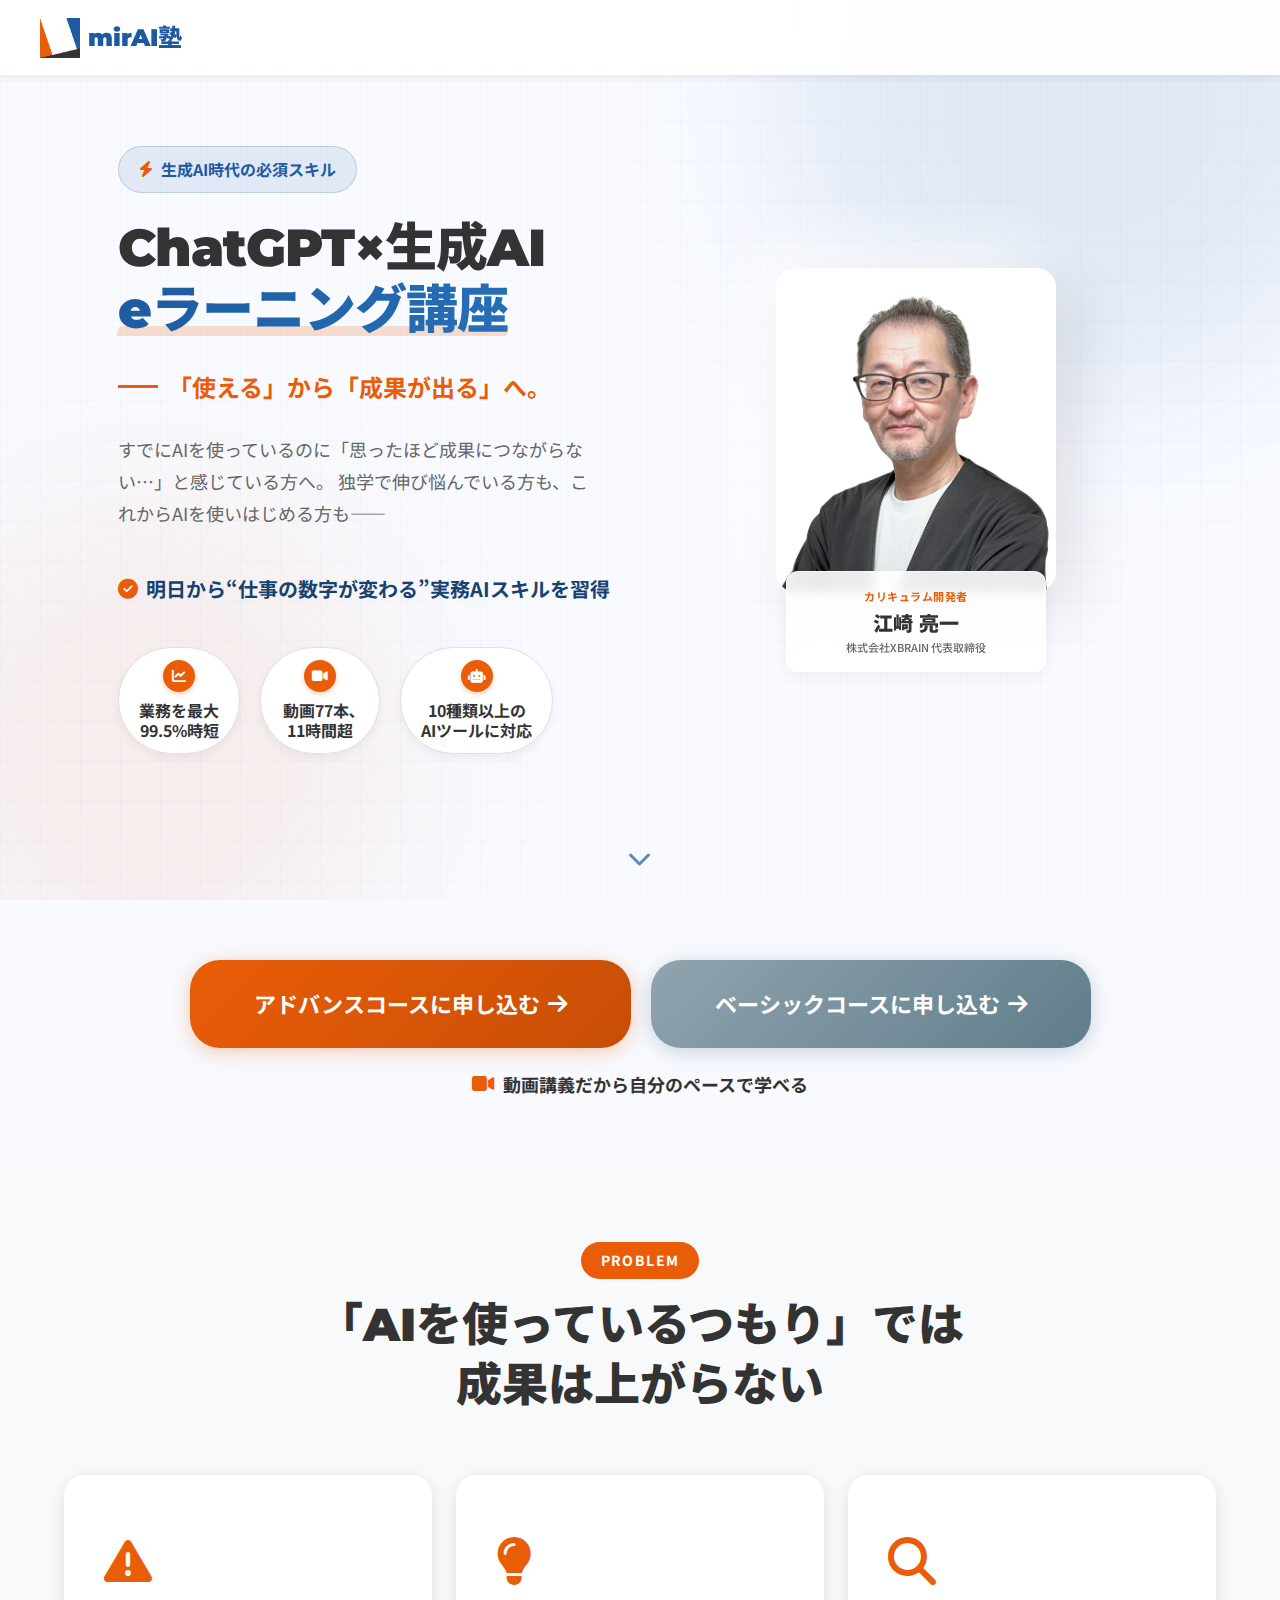
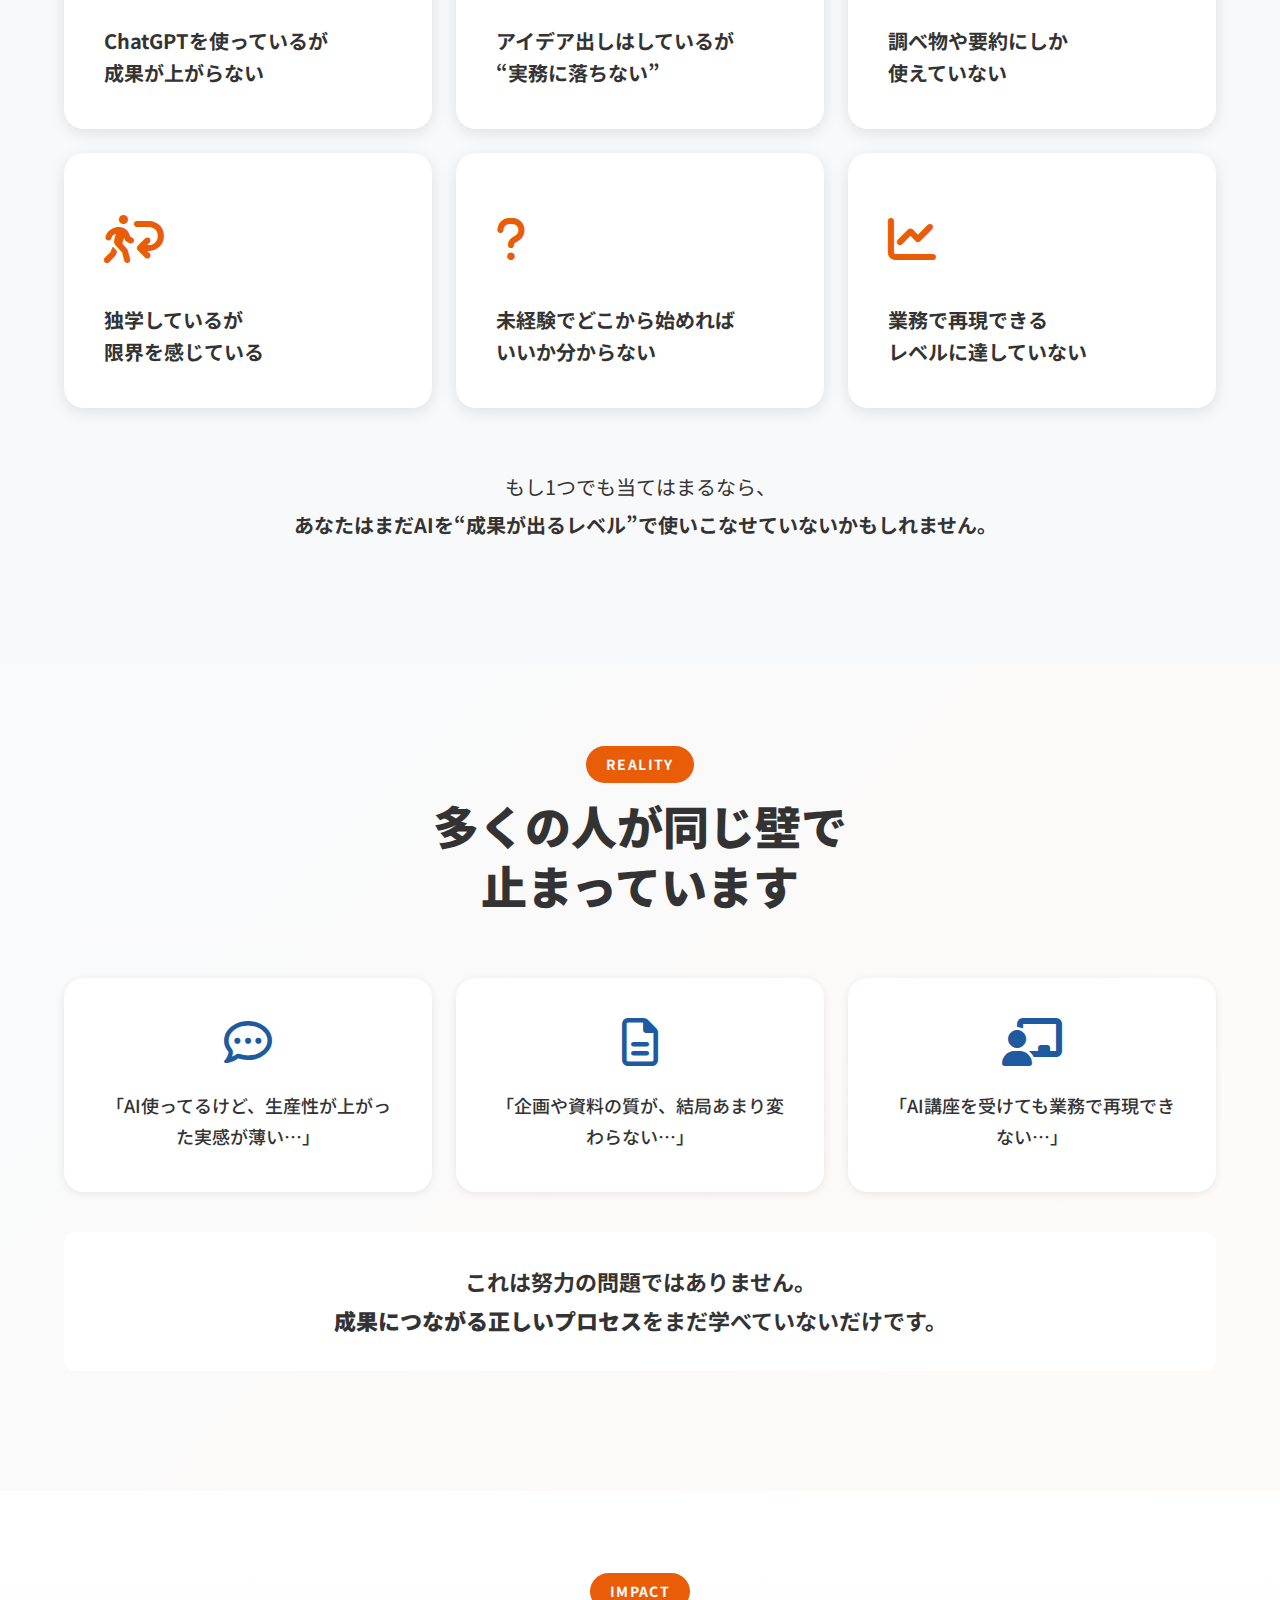
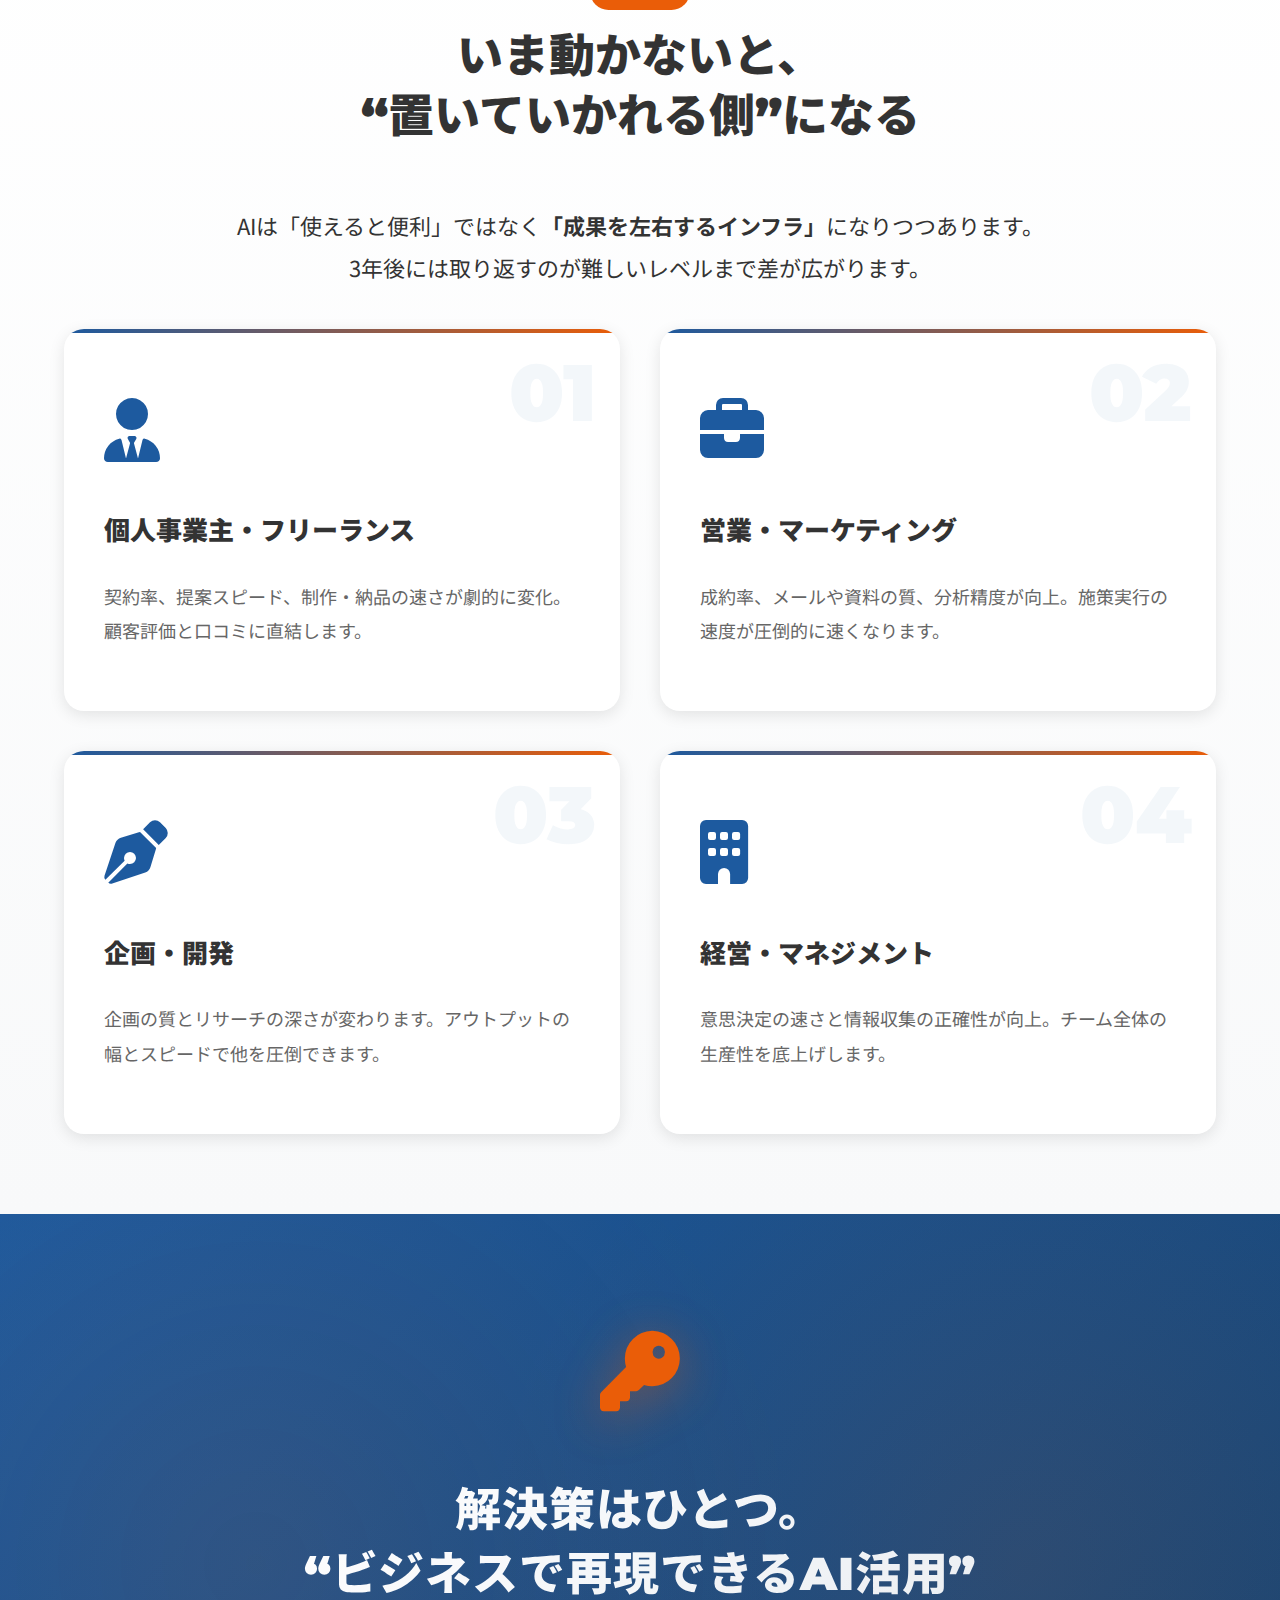
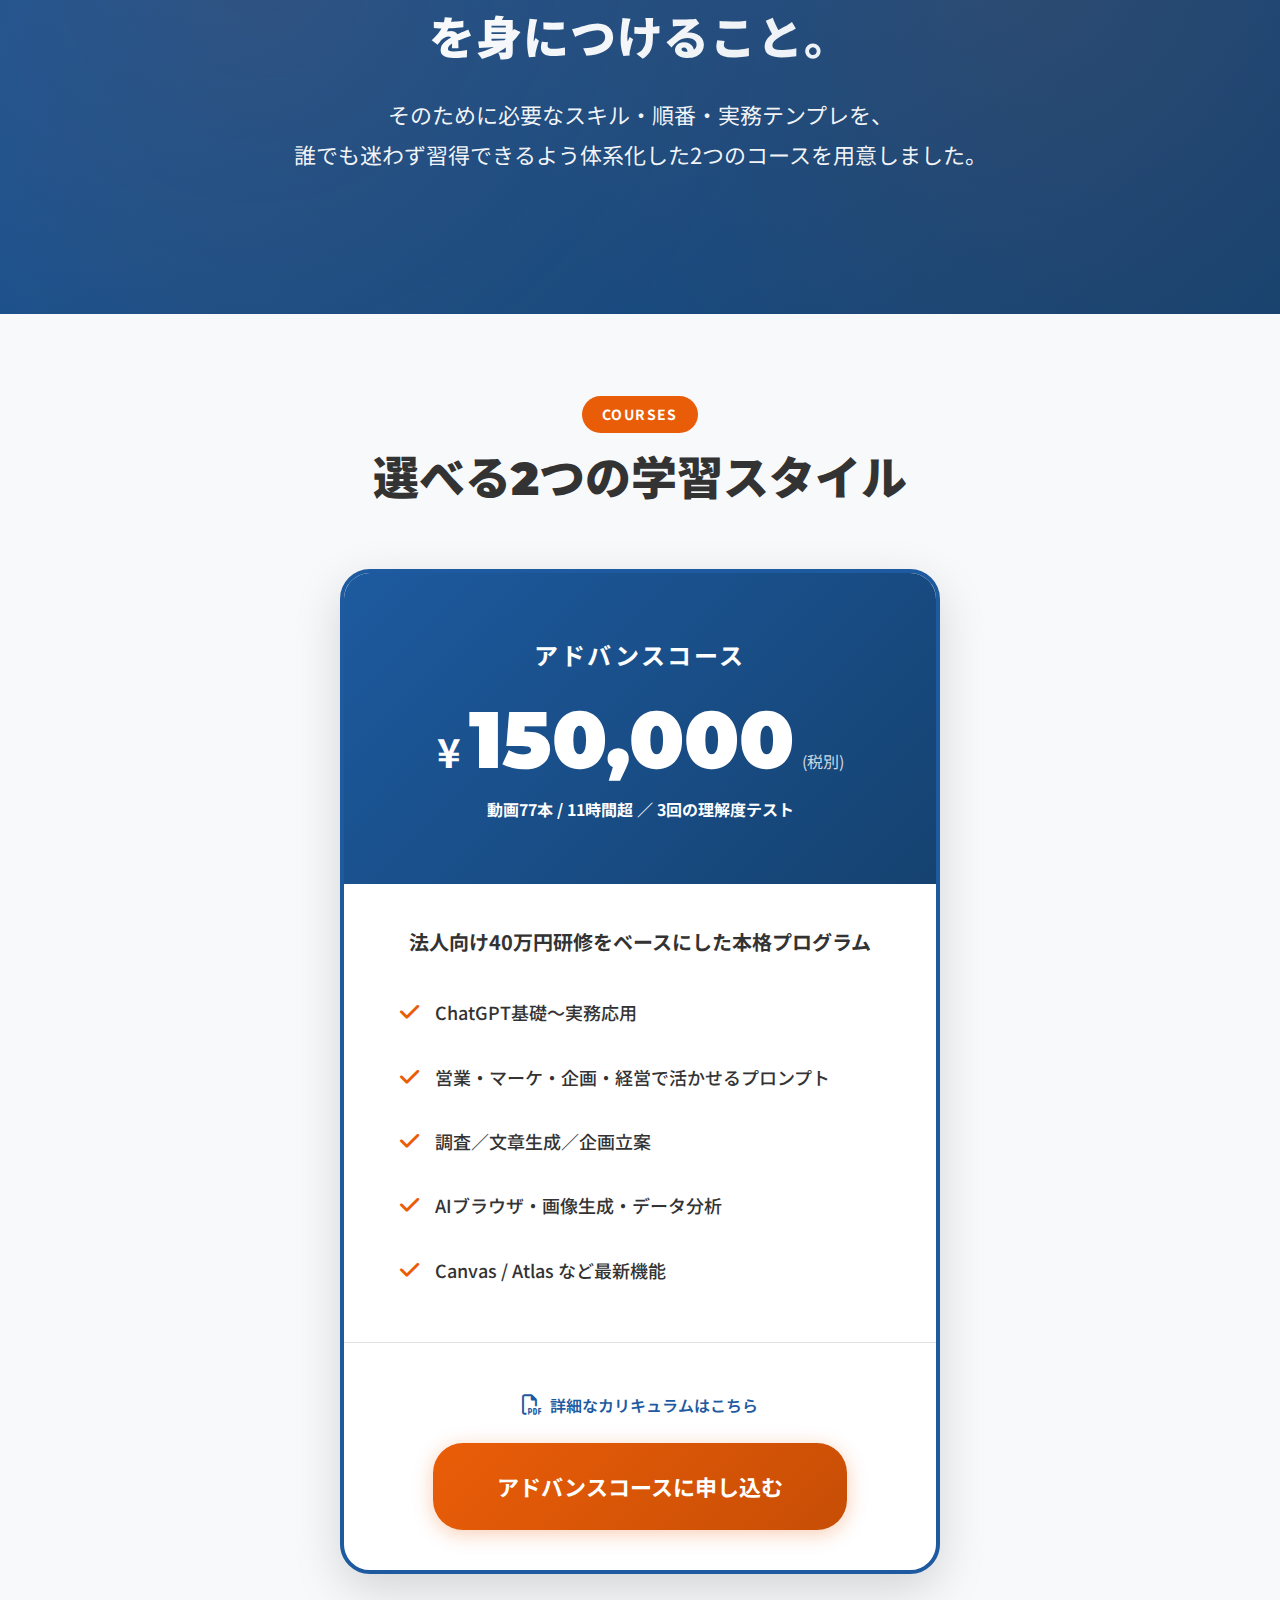
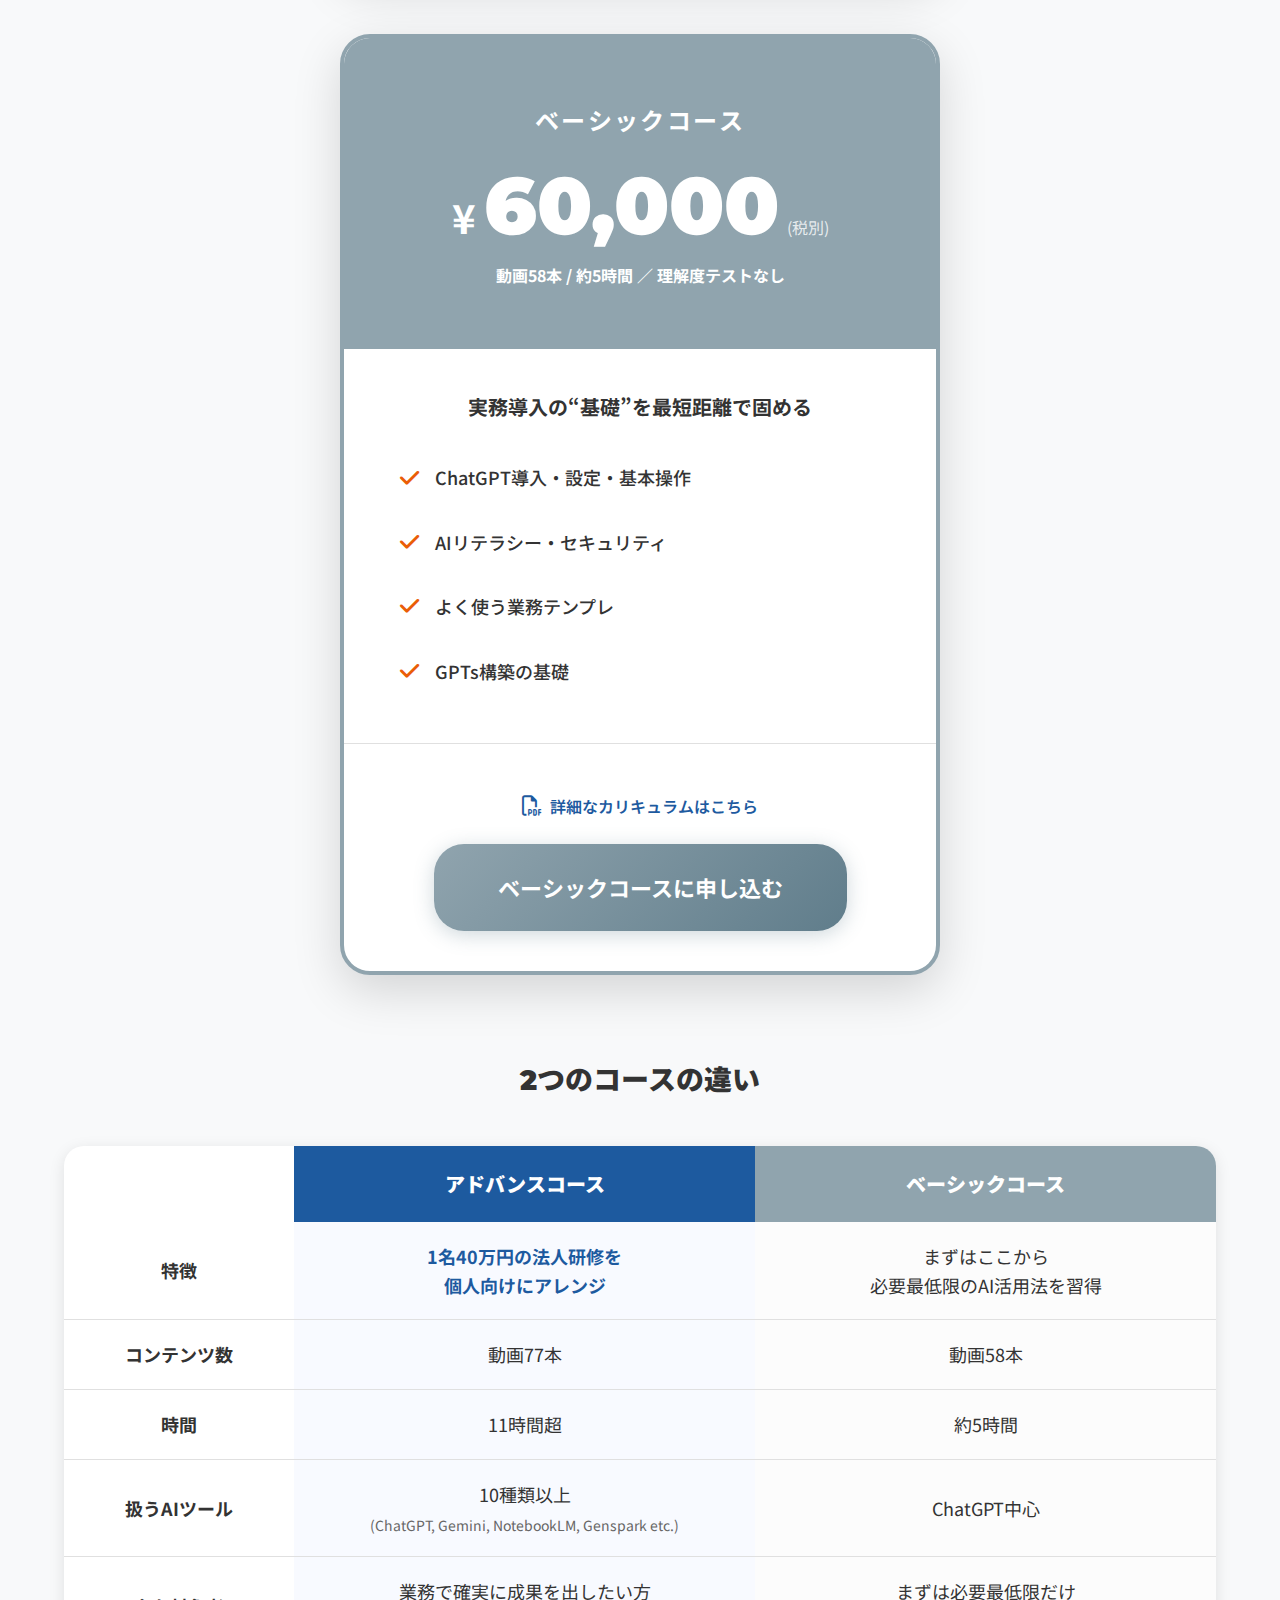
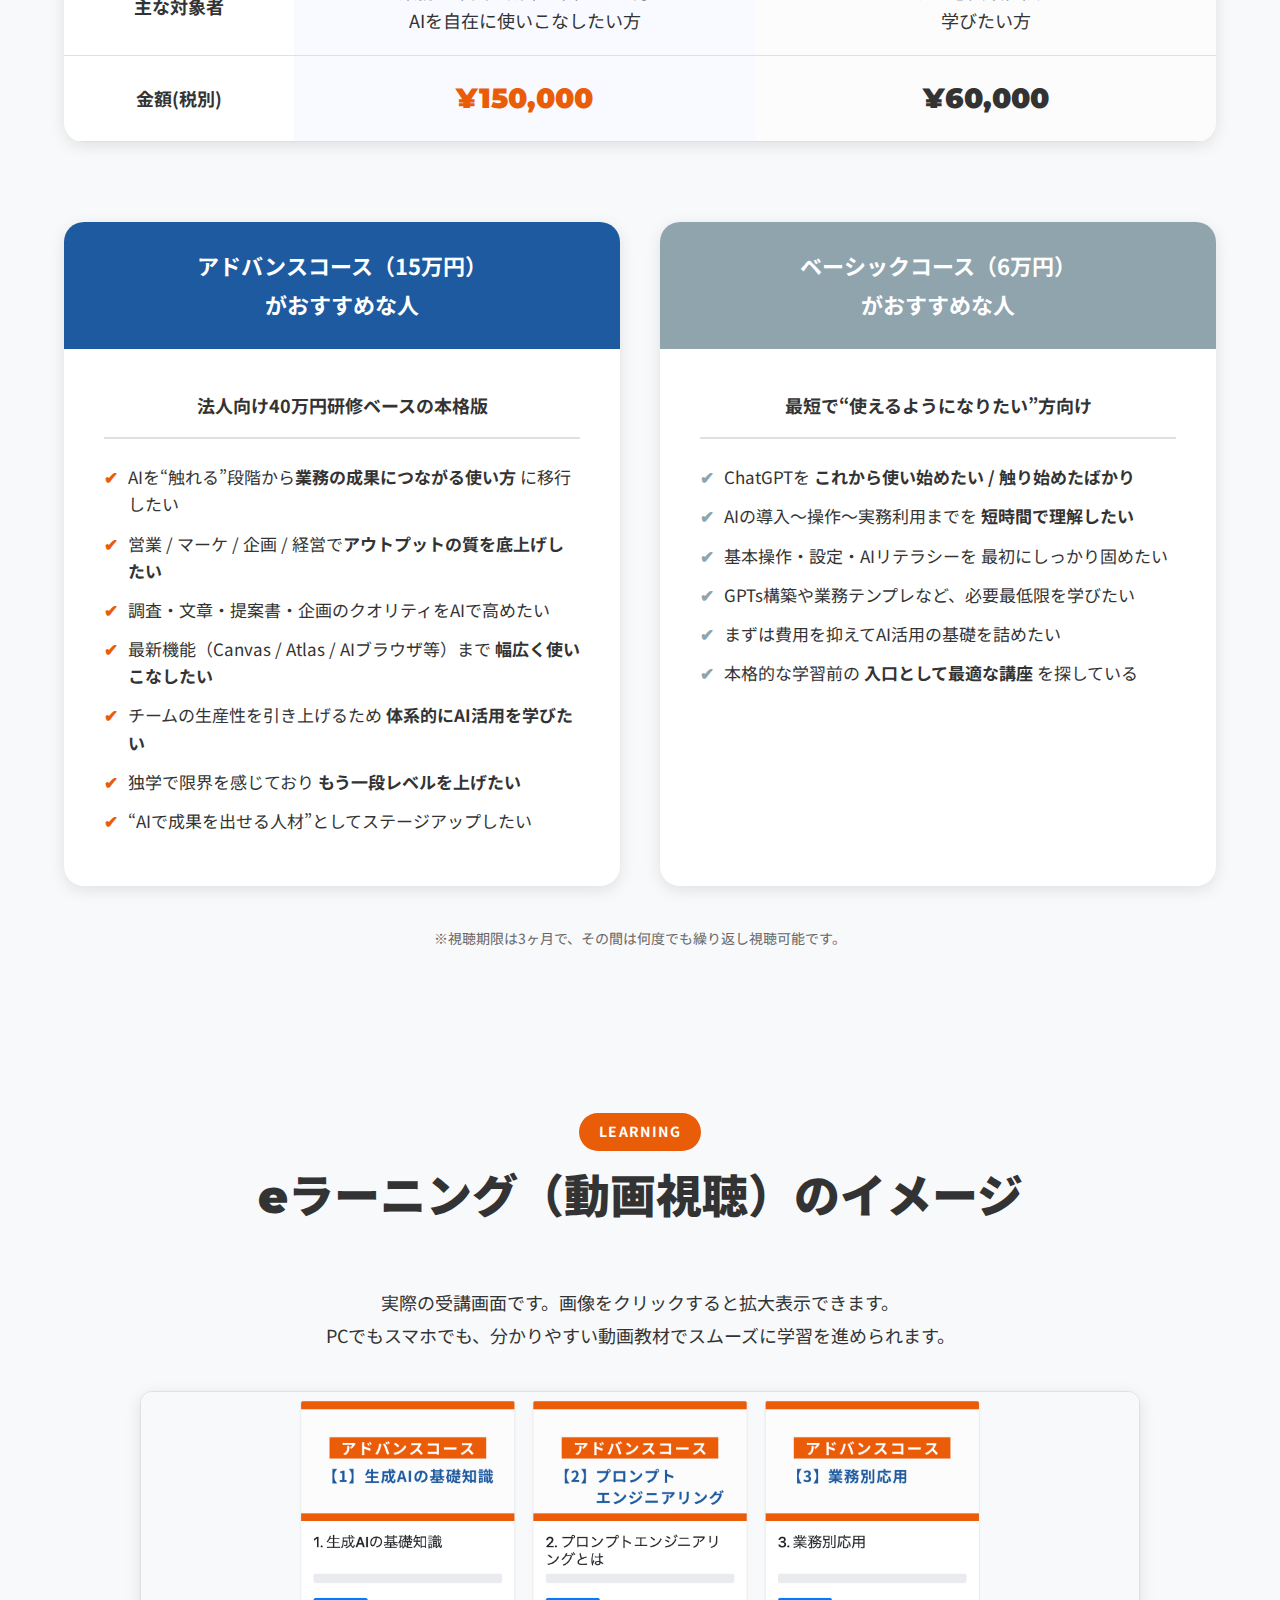
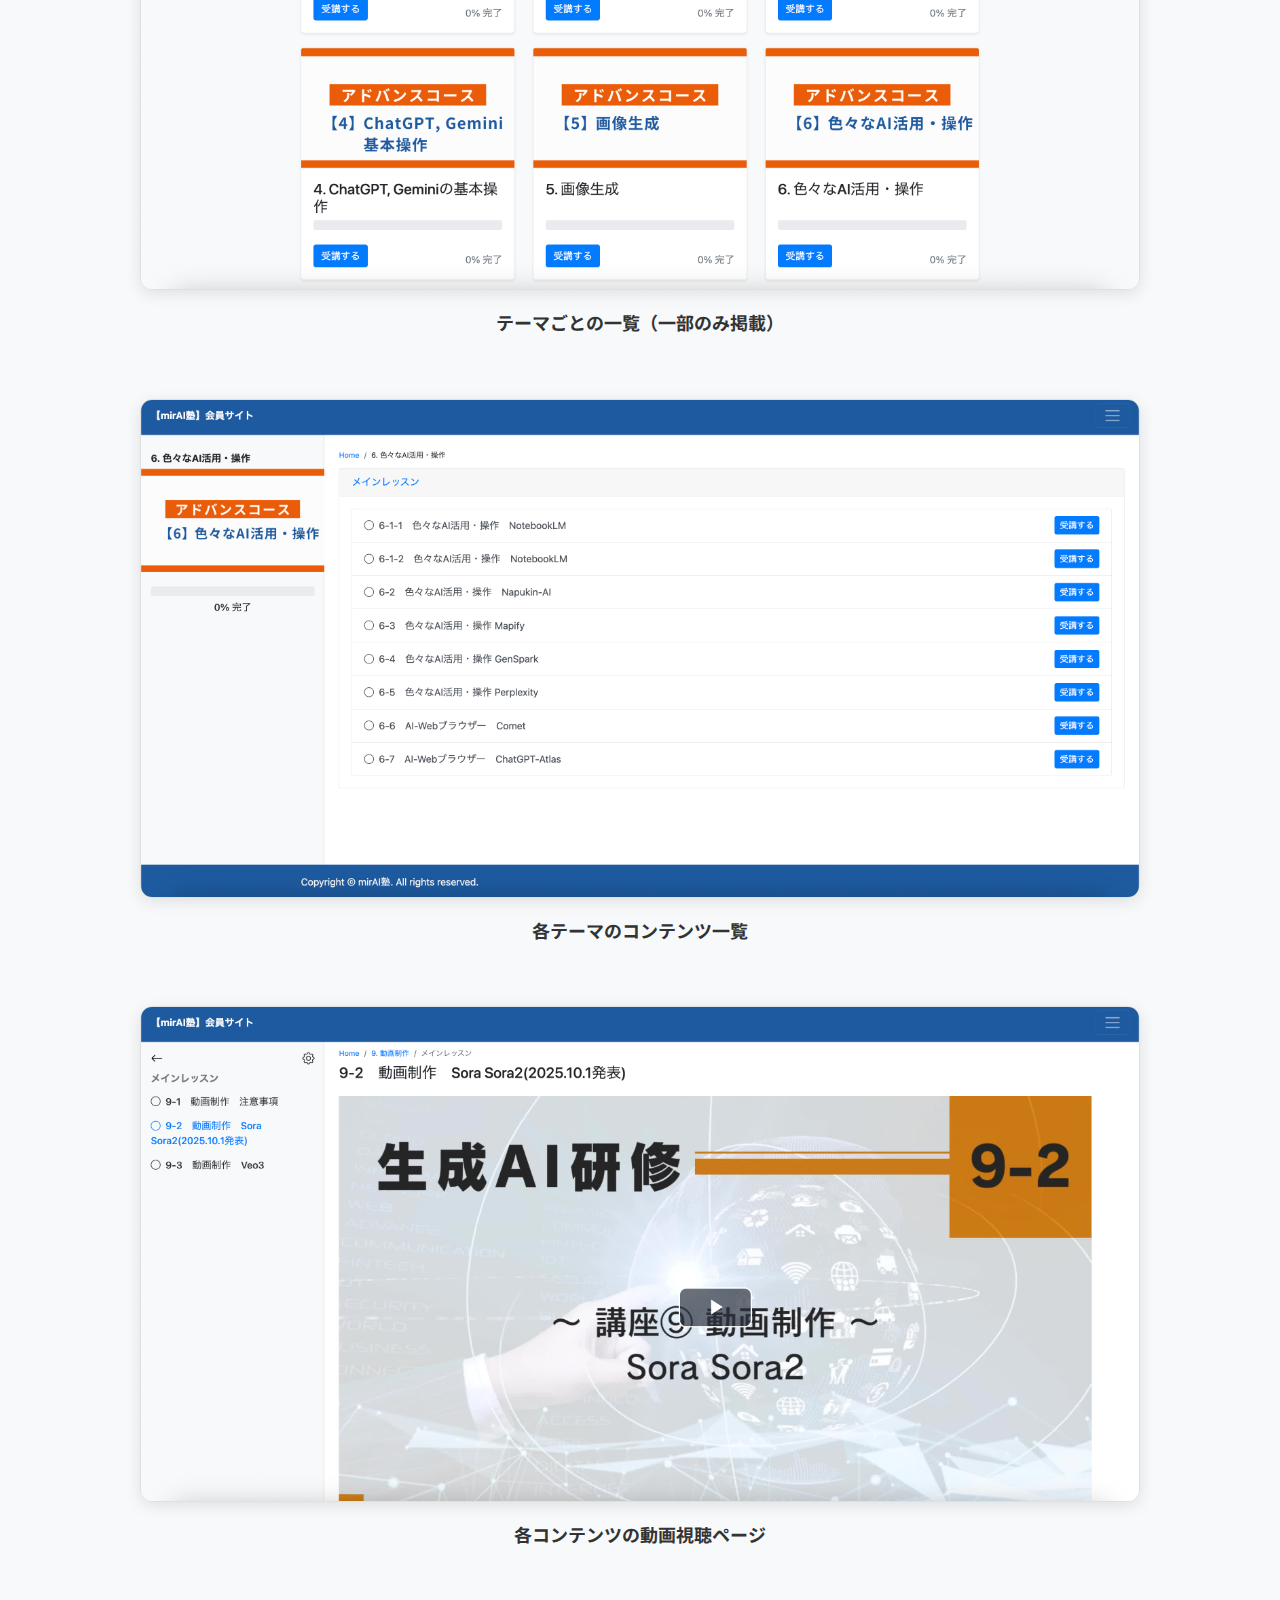
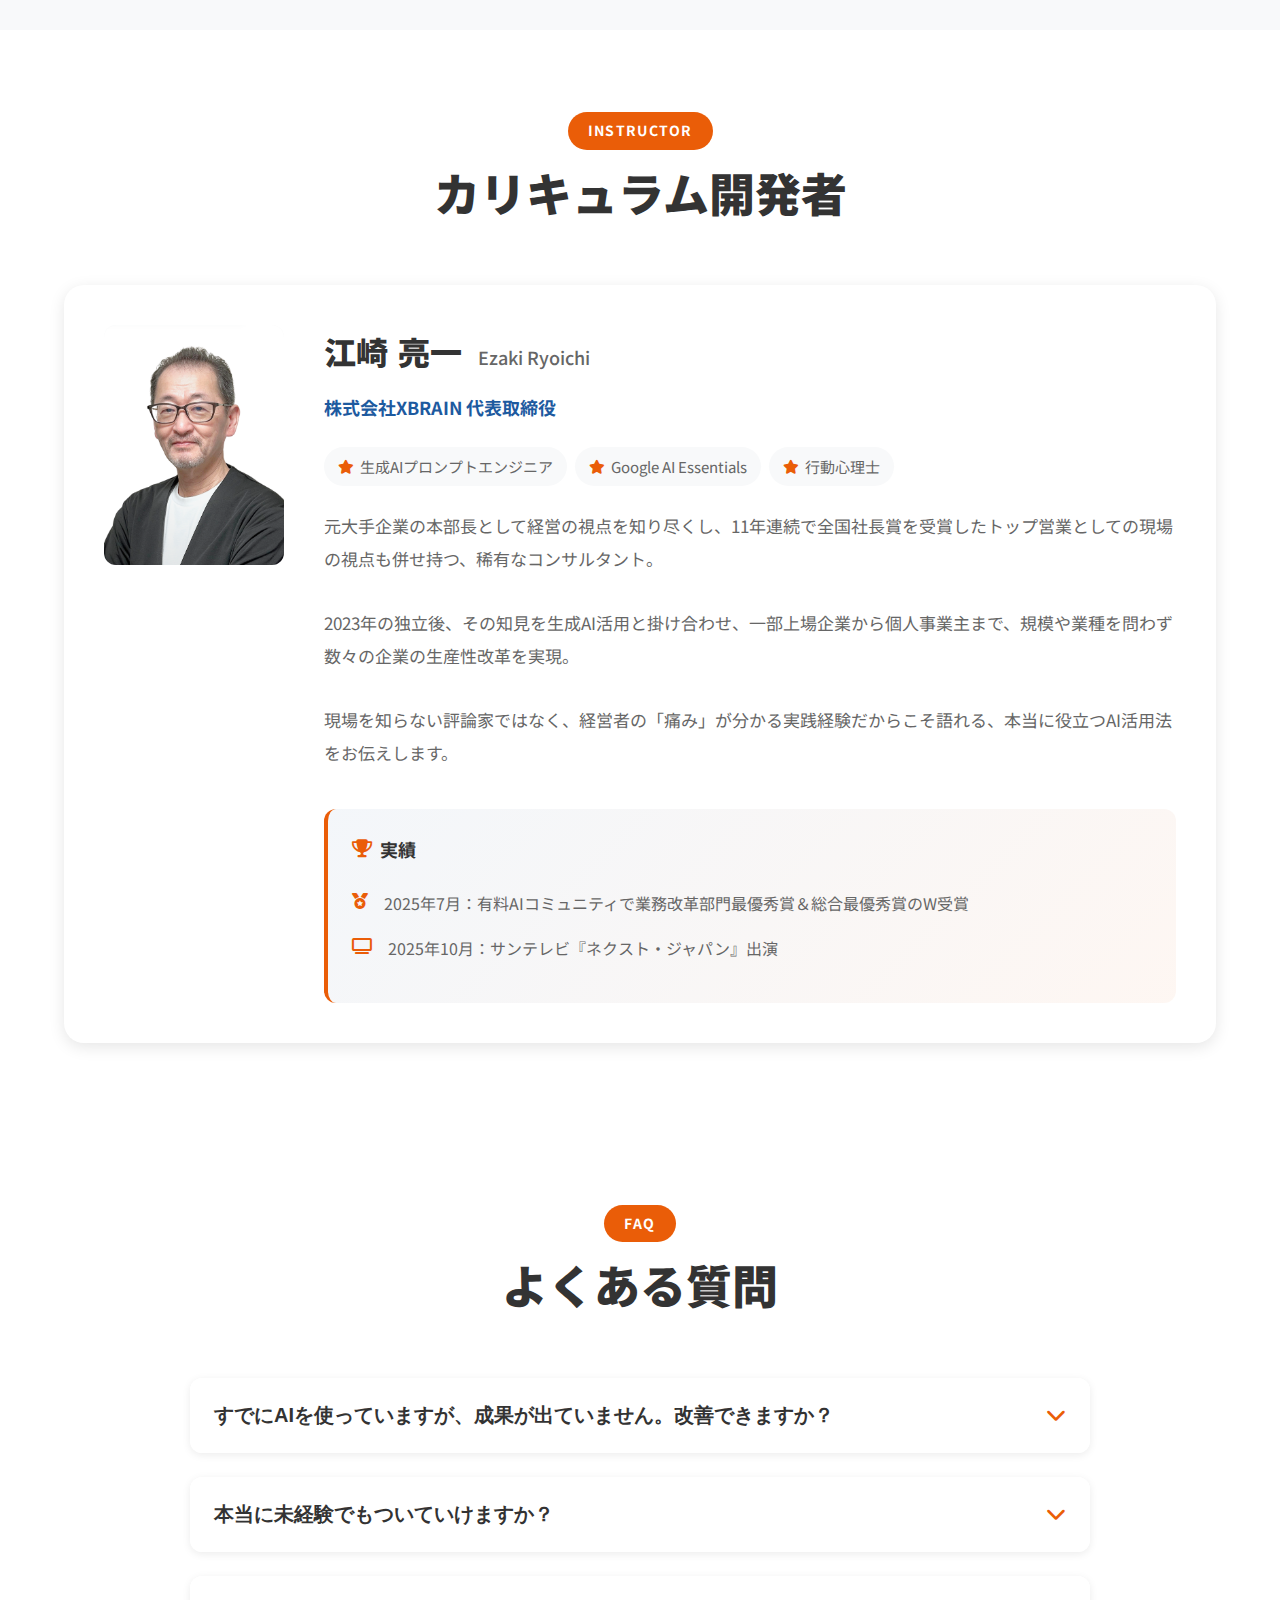
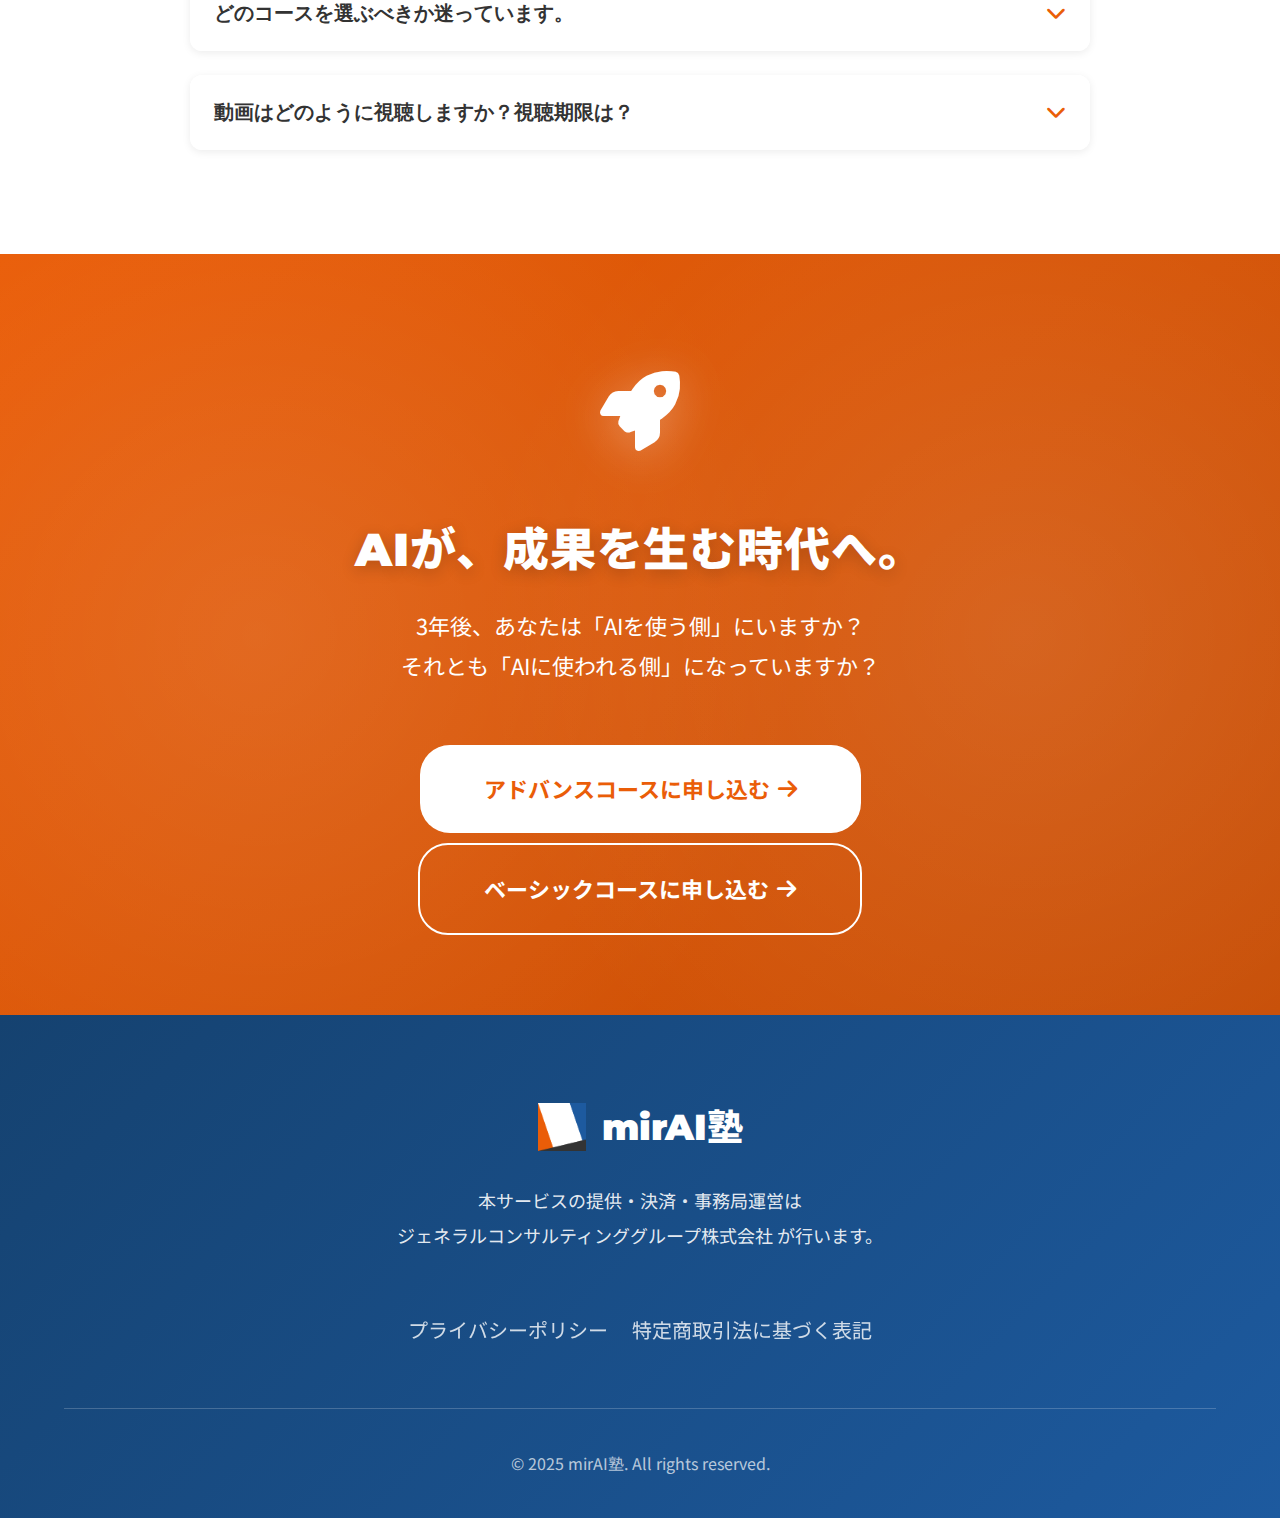
<file: ai-course/index.html>
<!DOCTYPE html>
<html lang="ja">
<head>
    <meta charset="UTF-8">
    <meta name="viewport" content="width=device-width, initial-scale=1.0">
    <title>mirAI塾｜個人向けAI講座（eラーニング）</title>
    <link rel="preconnect" href="https://fonts.googleapis.com">
    <link rel="preconnect" href="https://fonts.gstatic.com" crossorigin>
    <link href="https://fonts.googleapis.com/css2?family=Montserrat:wght@700;900&family=Noto+Sans+JP:wght@400;500;700;900&display=swap" rel="stylesheet">
    <link rel="stylesheet" href="https://cdnjs.cloudflare.com/ajax/libs/font-awesome/6.4.0/css/all.min.css">
    <link rel="stylesheet" href="style.css?v=4">
</head>
<body>

    <!-- Header -->
    <header class="header">
        <div class="container header-content">
            <a href="#" class="logo">
                <img src="images/logo.png" alt="mirAI塾" class="logo-image"> mirAI塾
            </a>
            <nav class="nav">
                <!-- Simple nav items if needed, or just empty for LP -->
            </nav>
        </div>
    </header>

    <!-- Hero Section -->
    <section class="hero">
        <div class="hero-background">
            <div class="hero-circle circle-1"></div>
            <div class="hero-circle circle-2"></div>
            <div class="hero-grid"></div>
        </div>
        <div class="container hero-container">
            <div class="hero-text-content">
                <div class="hero-badge">
                    <i class="fa-solid fa-bolt"></i> 生成AI時代の必須スキル
                </div>
                <h1 class="hero-title">
                    ChatGPT×生成AI<br>
                    <span class="highlight">eラーニング講座</span>
                </h1>
                <p class="hero-subtitle">
                    「使える」から「成果が出る」へ。
                </p>
                <div class="hero-description">
                    <p>すでにAIを使っているのに「思ったほど成果につながらない…」と感じている方へ。
                    独学で伸び悩んでいる方も、これからAIを使いはじめる方も——</p>
                </div>
                
                <div class="hero-target">
                    <i class="fa-solid fa-check-circle"></i>
                    明日から“仕事の数字が変わる”<br class="sp-only">実務AIスキルを習得
                </div>

                <!-- 3つの円形メリット -->
                <div class="hero-benefits-circles">
                    <div class="benefit-circle">
                        <div class="circle-icon"><i class="fa-solid fa-chart-line"></i></div>
                        <div class="circle-text">業務を最大<br>99.5%時短</div>
                    </div>
                    <div class="benefit-circle">
                        <div class="circle-icon"><i class="fa-solid fa-video"></i></div>
                        <div class="circle-text">動画77本､<br>11時間超</div>
                    </div>
                    <div class="benefit-circle">
                        <div class="circle-icon"><i class="fa-solid fa-robot"></i></div>
                        <div class="circle-text">10種類以上の<br>AIツールに対応</div>
                    </div>
                </div>
            </div>

            <div class="hero-visual-content">
                <div class="hero-image-wrapper">
                    <!-- User's instructor image as hero visual -->
                    <img src="images/esaki.png" alt="講師: 江崎 亮一" class="main-hero-image">
                    
                    <div class="hero-instructor-caption">
                        <p class="caption-label">カリキュラム開発者</p>
                        <h3 class="caption-name">江崎 亮一</h3>
                        <p class="caption-title">株式会社XBRAIN 代表取締役</p>
                    </div>
                </div>
            </div>
        </div>
        
        <div class="hero-scroll">
            <i class="fa-solid fa-chevron-down"></i>
        </div>
    </section>

    <!-- CTA Buttons Section (Moved from Hero) -->
    <section class="section hero-cta-section">
        <div class="container">
            <div class="hero-cta-centered">
                <div class="cta-buttons">
                    <a href="#advance-course" class="btn btn-advance btn-large">
                        アドバンスコースに申し込む <i class="fa-solid fa-arrow-right"></i>
                    </a>
                    <a href="#basic-course" class="btn btn-basic btn-large">
                        ベーシックコースに申し込む <i class="fa-solid fa-arrow-right"></i>
                    </a>
                </div>
                <div class="cta-note">
                    <i class="fa-solid fa-video"></i> 動画講義だから自分のペースで学べる
                </div>
            </div>
        </div>
    </section>

    <!-- Problem Section -->
    <section class="section problem-section">
        <div class="container">
            <div class="section-header">
                <span class="section-label">PROBLEM</span>
                <h2 class="section-title">「AIを使っているつもり」では<br>成果は上がらない</h2>
            </div>

            <div class="problem-grid">
                <div class="problem-card">
                    <div class="problem-icon"><i class="fa-solid fa-triangle-exclamation"></i></div>
                    <h3 class="problem-title">ChatGPTを使っているが<br>成果が上がらない</h3>
                </div>
                <div class="problem-card">
                    <div class="problem-icon"><i class="fa-solid fa-lightbulb"></i></div>
                    <h3 class="problem-title">アイデア出しはしているが<br>“実務に落ちない”</h3>
                </div>
                <div class="problem-card">
                    <div class="problem-icon"><i class="fa-solid fa-magnifying-glass"></i></div>
                    <h3 class="problem-title">調べ物や要約にしか<br>使えていない</h3>
                </div>
                <div class="problem-card">
                    <div class="problem-icon"><i class="fa-solid fa-person-walking-arrow-loop-left"></i></div>
                    <h3 class="problem-title">独学しているが<br>限界を感じている</h3>
                </div>
                <div class="problem-card">
                    <div class="problem-icon"><i class="fa-solid fa-question"></i></div>
                    <h3 class="problem-title">未経験でどこから始めれば<br>いいか分からない</h3>
                </div>
                <div class="problem-card">
                    <div class="problem-icon"><i class="fa-solid fa-chart-line"></i></div>
                    <h3 class="problem-title">業務で再現できる<br>レベルに達していない</h3>
                </div>
            </div>

            <div class="problem-text">
                <p class="message-box">
                    もし1つでも当てはまるなら、<br>
                    <strong>あなたはまだAIを“成果が出るレベル”で使いこなせていないかもしれません｡</strong>
                </p>
            </div>
        </div>
    </section>

    <!-- Target/Empathy Section (Using Target Styles) -->
    <section class="section target-section">
        <div class="container">
            <div class="section-header">
                <span class="section-label">REALITY</span>
                <h2 class="section-title">多くの人が同じ壁で<br>止まっています</h2>
            </div>
            <div class="target-grid">
                <div class="target-card">
                    <i class="fa-regular fa-comment-dots"></i>
                    <p>「AI使ってるけど、生産性が上がった実感が薄い…」</p>
                </div>
                <div class="target-card">
                    <i class="fa-regular fa-file-lines"></i>
                    <p>「企画や資料の質が、結局あまり変わらない…」</p>
                </div>
                <div class="target-card">
                    <i class="fa-solid fa-chalkboard-user"></i>
                    <p>「AI講座を受けても業務で再現できない…」</p>
                </div>
            </div>
            <div class="cta-highlight" style="text-align: center; margin-top: 40px; background: white; padding: 30px;">
                <p>これは努力の問題ではありません。<br><strong>成果につながる正しいプロセス</strong>をまだ学べていないだけです。</p>
            </div>
        </div>
    </section>

    <!-- Urgency (Features Grid Style) -->
    <section class="section features-section">
        <div class="container">
            <div class="section-header">
                <span class="section-label">IMPACT</span>
                <h2 class="section-title">いま動かないと、<br>“置いていかれる側”になる</h2>
            </div>
            
            <div class="about-content">
                <p class="about-lead">
                    AIは「使えると便利」ではなく<strong>「成果を左右するインフラ」</strong>になりつつあります。<br>
                    3年後には取り返すのが難しいレベルまで差が広がります。
                </p>
            </div>

            <div class="features-grid">
                <div class="feature-card">
                    <div class="feature-number">01</div>
                    <div class="feature-icon"><i class="fa-solid fa-user-tie"></i></div>
                    <h3 class="feature-title">個人事業主・フリーランス</h3>
                    <div class="feature-description">
                        契約率、提案スピード、制作・納品の速さが劇的に変化。顧客評価と口コミに直結します。
                    </div>
                </div>
                <div class="feature-card">
                    <div class="feature-number">02</div>
                    <div class="feature-icon"><i class="fa-solid fa-briefcase"></i></div>
                    <h3 class="feature-title">営業・マーケティング</h3>
                    <div class="feature-description">
                        成約率、メールや資料の質、分析精度が向上。施策実行の速度が圧倒的に速くなります。
                    </div>
                </div>
                <div class="feature-card">
                    <div class="feature-number">03</div>
                    <div class="feature-icon"><i class="fa-solid fa-pen-nib"></i></div>
                    <h3 class="feature-title">企画・開発</h3>
                    <div class="feature-description">
                        企画の質とリサーチの深さが変わります。アウトプットの幅とスピードで他を圧倒できます。
                    </div>
                </div>
                <div class="feature-card">
                    <div class="feature-number">04</div>
                    <div class="feature-icon"><i class="fa-solid fa-building"></i></div>
                    <h3 class="feature-title">経営・マネジメント</h3>
                    <div class="feature-description">
                        意思決定の速さと情報収集の正確性が向上。チーム全体の生産性を底上げします。
                    </div>
                </div>
            </div>
        </div>
    </section>

    <!-- Solution Section -->
    <section class="cta-section cta-section-hero">
        <div class="container cta-content">
            <div class="cta-icon"><i class="fa-solid fa-key"></i></div>
            <h2 class="cta-title">解決策はひとつ。<br>“ビジネスで再現できる<br class="sp-only">AI活用”<br class="pc-only">を身につけること。</h2>
            <p class="cta-description">
                そのために必要なスキル・順番・実務テンプレを、<br>
                誰でも迷わず習得できるよう体系化した<br class="sp-only">2つのコースを用意しました。
            </p>
        </div>
    </section>

    <!-- Courses (Pricing Section) -->
    <section class="section pricing-section" id="pricing">
        <div class="container">
            <div class="section-header">
                <span class="section-label">COURSES</span>
                <h2 class="section-title">選べる2つの学習スタイル</h2>
            </div>

            <div class="pricing-card" id="advance-course" style="margin-bottom: 60px; border: 4px solid var(--color-blue);">
                <div class="pricing-header">
                    <div class="pricing-plan">アドバンスコース</div>
                    <div class="pricing-price">
                        <span class="price-currency">¥</span>
                        <span class="price-amount">150,000</span>
                        <span class="pricing-tax">(税別)</span>
                    </div>
                    <div class="pricing-note">動画77本 / 11時間超 ／ 3回の理解度テスト</div>
                </div>
                <div class="pricing-features">
                    <p style="text-align:center; margin-bottom:20px; font-weight:bold;">法人向け40万円研修をベースにした本格プログラム</p>
                    <div class="pricing-feature"><i class="fa-solid fa-check"></i> ChatGPT基礎〜実務応用</div>
                    <div class="pricing-feature"><i class="fa-solid fa-check"></i> 営業・マーケ・企画・経営で活かせるプロンプト</div>
                    <div class="pricing-feature"><i class="fa-solid fa-check"></i> 調査／文章生成／企画立案</div>
                    <div class="pricing-feature"><i class="fa-solid fa-check"></i> AIブラウザ・画像生成・データ分析</div>
                    <div class="pricing-feature"><i class="fa-solid fa-check"></i> Canvas / Atlas など最新機能</div>
                </div>
                <div class="pricing-cta">
                    <a href="course-advance.pdf" target="_blank" class="curriculum-link">
                        <i class="fa-regular fa-file-pdf"></i> 詳細なカリキュラムはこちら
                    </a>
                    <a href="https://square.link/u/xovQ109a" target="_blank" class="btn btn-advance btn-large">アドバンスコースに申し込む</a>
                </div>
            </div>

            <div class="pricing-card" id="basic-course" style="border: 4px solid #90A4AE;">
                <div class="pricing-header" style="background: #90A4AE;">
                    <div class="pricing-plan">ベーシックコース</div>
                    <div class="pricing-price">
                        <span class="price-currency">¥</span>
                        <span class="price-amount">60,000</span>
                        <span class="pricing-tax">(税別)</span>
                    </div>
                    <div class="pricing-note">動画58本 / 約5時間 ／ 理解度テストなし</div>
                </div>
                <div class="pricing-features">
                    <p style="text-align:center; margin-bottom:20px; font-weight:bold;">実務導入の“基礎”を最短距離で固める</p>
                    <div class="pricing-feature"><i class="fa-solid fa-check"></i> ChatGPT導入・設定・基本操作</div>
                    <div class="pricing-feature"><i class="fa-solid fa-check"></i> AIリテラシー・セキュリティ</div>
                    <div class="pricing-feature"><i class="fa-solid fa-check"></i> よく使う業務テンプレ</div>
                    <div class="pricing-feature"><i class="fa-solid fa-check"></i> GPTs構築の基礎</div>
                </div>
                <div class="pricing-cta">
                    <a href="course-basic.pdf" target="_blank" class="curriculum-link">
                        <i class="fa-regular fa-file-pdf"></i> 詳細なカリキュラムはこちら
                    </a>
                    <a href="https://square.link/u/2XIEbhNC" target="_blank" class="btn btn-basic btn-large">ベーシックコースに申し込む</a>
                </div>
            </div>

            <!-- Comparison Section -->
            <div class="comparison-section">
                <h3 class="comparison-title">2つのコースの違い</h3>
                <p class="scroll-hint sp-only"><i class="fa-solid fa-arrows-left-right"></i> 横にスクロールして比較できます</p>
                <div class="comparison-table-wrapper">
                    <table class="comparison-table">
                        <thead>
                            <tr>
                                <th class="th-label"></th>
                                <th class="th-advance">アドバンスコース</th>
                                <th class="th-basic">ベーシックコース</th>
                            </tr>
                        </thead>
                        <tbody>
                            <tr>
                                <td class="td-label">特徴</td>
                                <td class="td-advance"><span class="comparison-highlight">1名40万円の法人研修を<br>個人向けにアレンジ</span></td>
                                <td class="td-basic">まずはここから<br>必要最低限のAI活用法を習得</td>
                            </tr>
                            <tr>
                                <td class="td-label">コンテンツ数</td>
                                <td class="td-advance">動画77本</td>
                                <td class="td-basic">動画58本</td>
                            </tr>
                            <tr>
                                <td class="td-label">時間</td>
                                <td class="td-advance">11時間超</td>
                                <td class="td-basic">約5時間</td>
                            </tr>
                            <tr>
                                <td class="td-label">扱うAIツール</td>
                                <td class="td-advance">10種類以上<br><span class="comparison-note">(ChatGPT, Gemini, NotebookLM, Genspark etc.)</span></td>
                                <td class="td-basic">ChatGPT中心</td>
                            </tr>
                            <tr>
                                <td class="td-label">主な対象者</td>
                                <td class="td-advance">業務で確実に成果を出したい方<br>AIを自在に使いこなしたい方</td>
                                <td class="td-basic">まずは必要最低限だけ<br>学びたい方</td>
                            </tr>
                            <tr>
                                <td class="td-label">金額(税別)</td>
                                <td class="td-advance"><span class="comparison-price advance">¥150,000</span></td>
                                <td class="td-basic"><span class="comparison-price">¥60,000</span></td>
                            </tr>
                        </tbody>
                    </table>
                </div>
            </div>

            <!-- Recommend Section -->
            <div class="recommend-section" style="margin-top: 80px;">
                <div class="recommend-grid">
                    <!-- Advanced Course Recommend -->
                    <div class="recommend-card advanced">
                        <div class="recommend-header">
                            <h3>アドバンスコース（15万円）<br class="pc-only">がおすすめな人</h3>
                        </div>
                        <div class="recommend-body">
                            <p class="recommend-sub">法人向け40万円研修ベースの本格版</p>
                            <ul class="recommend-list">
                                <li>AIを“触れる”段階から<br class="sp-only"><strong>業務の成果につながる使い方</strong> に移行したい</li>
                                <li>営業 / マーケ / 企画 / 経営で<br class="sp-only"><strong>アウトプットの質を底上げしたい</strong></li>
                                <li>調査・文章・提案書・企画のクオリティをAIで高めたい</li>
                                <li>最新機能（Canvas / Atlas / AIブラウザ等）まで <strong>幅広く使いこなしたい</strong></li>
                                <li>チームの生産性を引き上げるため <strong>体系的にAI活用を学びたい</strong></li>
                                <li>独学で限界を感じており <strong>もう一段レベルを上げたい</strong></li>
                                <li>“AIで成果を出せる人材”としてステージアップしたい</li>
                            </ul>
                        </div>
                    </div>

                    <!-- Basic Course Recommend -->
                    <div class="recommend-card basic">
                        <div class="recommend-header">
                            <h3>ベーシックコース（6万円）<br>がおすすめな人</h3>
                        </div>
                        <div class="recommend-body">
                            <p class="recommend-sub">最短で“使えるようになりたい”方向け</p>
                            <ul class="recommend-list">
                                <li>ChatGPTを <strong>これから使い始めたい / 触り始めたばかり</strong></li>
                                <li>AIの導入〜操作〜実務利用までを <strong>短時間で理解したい</strong></li>
                                <li>基本操作・設定・AIリテラシーを 最初にしっかり固めたい</li>
                                <li>GPTs構築や業務テンプレなど、必要最低限を学びたい</li>
                                <li>まずは費用を抑えてAI活用の基礎を詰めたい</li>
                                <li>本格的な学習前の <strong>入口として最適な講座</strong> を探している</li>
                            </ul>
                        </div>
                    </div>
                </div>
            </div>

            <div style="margin-top: 40px; text-align: center; font-size: 14px; color: var(--color-gray-light);">
                <p>※視聴期限は3ヶ月で、その間は何度でも繰り返し視聴可能です。</p>
            </div>

        </div>
    </section>

    <!-- Learning Image Section -->
    <section class="section learning-section">
        <div class="container">
            <div class="section-header">
                <span class="section-label">LEARNING</span>
                <h2 class="section-title">eラーニング（動画視聴）<br class="sp-only">のイメージ</h2>
            </div>
            <p style="text-align: center; margin-bottom: 40px; font-size: 18px;">
                実際の受講画面です。画像をクリックすると拡大表示できます。<br>
                PCでもスマホでも、分かりやすい動画教材でスムーズに学習を進められます。
            </p>
            <div class="learning-grid">
                <div class="learning-item">
                    <img src="images/lesson_view_1.png" alt="テーマごとの一覧">
                    <p class="learning-caption">テーマごとの一覧（一部のみ掲載）</p>
                </div>
                <div class="learning-item">
                    <img src="images/lesson_view_2.png" alt="各テーマのコンテンツ一覧">
                    <p class="learning-caption">各テーマのコンテンツ一覧</p>
                </div>
                <div class="learning-item">
                    <img src="images/lesson_view_3.png" alt="各コンテンツの動画視聴ページ">
                    <p class="learning-caption">各コンテンツの動画視聴ページ</p>
                </div>
            </div>
        </div>
    </section>

    <!-- Instructor Section -->
    <section class="section instructors-section">
        <div class="container">
            <div class="section-header">
                <span class="section-label">INSTRUCTOR</span>
                <h2 class="section-title">カリキュラム開発者</h2>
            </div>

            <div class="instructors-grid">
                <div class="instructor-card">
                    <div class="instructor-image">
                        <img src="images/esaki.png" alt="江崎 亮一">
                    </div>
                    <div class="instructor-content">
                        <h3 class="instructor-name">江崎 亮一 <span class="instructor-name-en">Ezaki Ryoichi</span></h3>
                        <p class="instructor-company">株式会社XBRAIN 代表取締役</p>
                        <div class="instructor-credentials">
                            <span class="credential"><i class="fa-solid fa-star"></i> 生成AIプロンプトエンジニア</span>
                            <span class="credential"><i class="fa-solid fa-star"></i> Google AI Essentials</span>
                            <span class="credential"><i class="fa-solid fa-star"></i> 行動心理士</span>
                        </div>
                        <div class="instructor-bio">
                            元大手企業の本部長として経営の視点を知り尽くし、11年連続で全国社長賞を受賞したトップ営業としての現場の視点も併せ持つ、稀有なコンサルタント。<br><br>
                            2023年の独立後、その知見を生成AI活用と掛け合わせ、一部上場企業から個人事業主まで、規模や業種を問わず数々の企業の生産性改革を実現。<br><br>
                            現場を知らない評論家ではなく、経営者の「痛み」が分かる実践経験だからこそ語れる、本当に役立つAI活用法をお伝えします。
                        </div>
                        <div class="instructor-achievements">
                            <h4><i class="fa-solid fa-trophy"></i> 実績</h4>
                            <ul>
                                <li class="achievement"><i class="fa-solid fa-medal"></i> 2025年7月：有料AIコミュニティで業務改革部門最優秀賞＆総合最優秀賞のW受賞</li>
                                <li class="achievement"><i class="fa-solid fa-tv"></i> 2025年10月：サンテレビ『ネクスト・ジャパン』出演</li>
                            </ul>
                        </div>
                    </div>
                </div>
            </div>
        </div>
    </section>

    <!-- FAQ Section -->
    <section class="section faq-section">
        <div class="container">
            <div class="section-header">
                <span class="section-label">FAQ</span>
                <h2 class="section-title">よくある質問</h2>
            </div>
            
            <div class="faq-list">
                <div class="faq-item">
                    <button class="faq-question">
                        すでにAIを使っていますが、成果が出ていません。改善できますか？
                        <i class="fa-solid fa-chevron-down"></i>
                    </button>
                    <div class="faq-answer">
                        <p>ご安心ください｡これまで多くの方が､実務にAIを活用できるようになった､とお喜びの声をいただいております｡</p>
                    </div>
                </div>
                <div class="faq-item">
                    <button class="faq-question">
                        本当に未経験でもついていけますか？
                        <i class="fa-solid fa-chevron-down"></i>
                    </button>
                    <div class="faq-answer">
                        <p>はい。問題ありません。本講座は「AIの基礎 → 実務レベル」へ段階的に進むため、知識ゼロでも無理なく学べるように設計されています。</p>
                    </div>
                </div>
                <div class="faq-item">
                    <button class="faq-question">
                        どのコースを選ぶべきか迷っています。
                        <i class="fa-solid fa-chevron-down"></i>
                    </button>
                    <div class="faq-answer">
                        <p>成果改善／業務で本格的に使いたい方は「アドバンスコース」、まずAIを最低限だけ使えるようになりたい方は「ベーシックコース」が目安です。迷った場合は「アドバンスコース」をおすすめします。</p>
                    </div>
                </div>
                <div class="faq-item">
                    <button class="faq-question">
                        動画はどのように視聴しますか？視聴期限は？
                        <i class="fa-solid fa-chevron-down"></i>
                    </button>
                    <div class="faq-answer">
                        <p>専用の会員サイトから、パソコン・スマホどちらでも視聴いただけます。視聴期限は3ヶ月で、その間は何度でも繰り返し視聴可能です。</p>
                    </div>
                </div>
            </div>
        </div>
    </section>

    <!-- Final CTA -->
    <section class="cta-section cta-section-final">
        <div class="container cta-content">
            <div class="cta-icon"><i class="fa-solid fa-rocket"></i></div>
            <h2 class="cta-title">AIが、成果を生む時代へ。</h2>
            <p class="cta-description">
                3年後、あなたは「AIを使う側」にいますか？<br>
                それとも「AIに使われる側」になっていますか？
            </p>
            <div class="cta-buttons">
                <a href="https://square.link/u/xovQ109a" target="_blank" class="btn btn-large" style="background:white; color:var(--color-orange); margin-bottom:10px;">
                    アドバンスコースに申し込む <i class="fa-solid fa-arrow-right"></i>
                </a>
                <br>
                <a href="https://square.link/u/2XIEbhNC" target="_blank" class="btn btn-large" style="background:transparent; color:white; border:2px solid white;">
                    ベーシックコースに申し込む <i class="fa-solid fa-arrow-right"></i>
                </a>
            </div>
        </div>
    </section>

    <!-- Footer -->
    <footer class="footer">
        <div class="container">
            <div class="footer-content">
                <div class="footer-logo">
                    <img src="images/logo.png" alt="mirAI塾" class="logo-image"> mirAI塾
                </div>
                <p class="footer-description">
                    本サービスの提供・決済・事務局運営は<br>
                    ジェネラルコンサルティンググループ株式会社 が行います。
                </p>
                <div class="footer-links" style="margin-bottom:30px;">
                    <a href="https://general-cg.com/privacy/" target="_blank" style="color:white; margin:0 10px; opacity:0.8;">プライバシーポリシー</a>
                    <a href="https://general-cg.com/law/" target="_blank" style="color:white; margin:0 10px; opacity:0.8;">特定商取引法に基づく表記</a>
                </div>
            </div>
            <div class="footer-bottom">
                © 2025 mirAI塾. All rights reserved.
            </div>
        </div>
    </footer>

    <!-- Image Modal -->
    <div id="imageModal" class="modal">
        <span class="modal-close">&times;</span>
        <img class="modal-content" id="modalImg">
        <div id="caption" class="modal-caption"></div>
    </div>

    <script>
        // FAQ Accordion
        document.querySelectorAll('.faq-question').forEach(button => {
            button.addEventListener('click', () => {
                const item = button.parentElement;
                item.classList.toggle('active');
            });
        });

        // Image Modal
        const modal = document.getElementById("imageModal");
        const modalImg = document.getElementById("modalImg");
        const captionText = document.getElementById("caption");
        
        // Get all images in learning-grid
        document.querySelectorAll('.learning-item img').forEach(img => {
            img.addEventListener('click', function() {
                modal.classList.add('show');
                modal.style.display = "block";
                modalImg.src = this.src;
                captionText.innerHTML = this.alt;
                document.body.style.overflow = "hidden"; // Prevent scrolling
            });
        });

        // Close modal
        const span = document.getElementsByClassName("modal-close")[0];
        
        function closeModal() {
            modal.classList.remove('show');
            setTimeout(() => {
                modal.style.display = "none";
                document.body.style.overflow = "auto";
            }, 300);
        }

        span.onclick = function() { 
            closeModal();
        }

        // Close on outside click
        window.onclick = function(event) {
            if (event.target == modal) {
                closeModal();
            }
        }
    </script>
</body>
</html>
</file>
<file: ai-course/style.css>
/* ================================================
   Reset & Base Styles
   ================================================ */
* {
    margin: 0;
    padding: 0;
    box-sizing: border-box;
}

:root {
    /* Colors */
    --color-white: #ffffff;
    --color-blue: #1d5a9f;
    --color-blue-dark: #154270;
    --color-blue-light: #2670b8;
    --color-orange: #ea5d08;
    --color-orange-dark: #c74e06;
    --color-orange-light: #ff7420;
    --color-gray: #333333;
    --color-gray-light: #666666;
    --color-gray-lighter: #999999;
    --color-gray-bg: #f8f9fa;
    --color-border: #e0e0e0;
    
    /* Typography */
    --font-primary: 'Noto Sans JP', sans-serif;
    --font-heading: 'Montserrat', 'Noto Sans JP', sans-serif;
    
    /* Spacing */
    --spacing-xs: 8px;
    --spacing-sm: 16px;
    --spacing-md: 24px;
    --spacing-lg: 40px;
    --spacing-xl: 60px;
    --spacing-xxl: 80px;
    
    /* Border Radius */
    --radius-sm: 8px;
    --radius-md: 12px;
    --radius-lg: 20px;
    --radius-xl: 30px;
    
    /* Shadows */
    --shadow-sm: 0 2px 8px rgba(0, 0, 0, 0.08);
    --shadow-md: 0 4px 16px rgba(0, 0, 0, 0.1);
    --shadow-lg: 0 8px 32px rgba(0, 0, 0, 0.12);
    --shadow-xl: 0 16px 48px rgba(0, 0, 0, 0.15);
    
    /* Transitions */
    --transition-fast: 0.2s ease;
    --transition-normal: 0.3s ease;
    --transition-slow: 0.5s ease;
}

html {
    scroll-behavior: smooth;
}

body {
    font-family: var(--font-primary);
    color: var(--color-gray);
    line-height: 1.8;
    background-color: var(--color-white);
    overflow-x: hidden;
    font-size: 20px; /* Increased font size */
}

.container {
    max-width: 1200px;
    margin: 0 auto;
    padding: 0 var(--spacing-md);
}

img {
    max-width: 100%;
    height: auto;
    display: block;
}

a {
    text-decoration: none;
    color: inherit;
    transition: var(--transition-fast);
}

/* ================================================
   Header
   ================================================ */
.header {
    position: fixed;
    top: 0;
    left: 0;
    right: 0;
    background: rgba(255, 255, 255, 0.95);
    backdrop-filter: blur(10px);
    box-shadow: var(--shadow-sm);
    z-index: 1000;
    transition: var(--transition-normal);
}

.header-content {
    display: flex;
    align-items: center;
    justify-content: space-between;
    padding: var(--spacing-sm) 0;
}

.logo {
    display: flex;
    align-items: center;
    gap: var(--spacing-xs);
    font-size: 24px;
    font-weight: 900;
    color: var(--color-blue);
    font-family: var(--font-heading);
}

.logo i {
    font-size: 28px;
}

.logo-image {
    height: 40px;
    width: auto;
    display: block;
}

.nav {
    display: flex;
    align-items: center;
    gap: var(--spacing-md);
}

.header-buttons {
    display: flex;
    align-items: center;
    gap: 10px; /* Adjusted gap */
}

.nav-link {
    color: var(--color-gray);
    font-weight: 500;
    transition: var(--transition-fast);
}

.nav-link:hover {
    color: var(--color-orange);
}

.mobile-menu-toggle {
    display: none;
    flex-direction: column;
    gap: 6px;
    background: none;
    border: none;
    cursor: pointer;
    padding: var(--spacing-xs);
}

.mobile-menu-toggle span {
    width: 28px;
    height: 3px;
    background-color: var(--color-blue);
    border-radius: 2px;
    transition: var(--transition-fast);
}

/* ================================================
   Buttons
   ================================================ */
.btn {
    display: inline-flex;
    align-items: center;
    justify-content: center;
    gap: var(--spacing-xs);
    padding: var(--spacing-sm) var(--spacing-lg);
    border-radius: var(--radius-xl);
    font-weight: 700;
    font-size: 18px; /* Increased */
    cursor: pointer;
    border: none;
    transition: all var(--transition-normal);
    text-align: center;
}

.btn-primary {
    background: linear-gradient(135deg, var(--color-orange) 0%, var(--color-orange-dark) 100%);
    color: var(--color-white);
    box-shadow: 0 4px 20px rgba(234, 93, 8, 0.3);
}

.btn-primary:hover {
    transform: translateY(-2px);
    box-shadow: 0 6px 28px rgba(234, 93, 8, 0.4);
}

/* Added btn-secondary definition */
.btn-secondary {
    background: linear-gradient(135deg, #90A4AE 0%, #607D8B 100%);
    color: var(--color-white);
    box-shadow: 0 4px 20px rgba(96, 125, 139, 0.3);
}

.btn-secondary:hover {
    transform: translateY(-2px);
    box-shadow: 0 6px 28px rgba(96, 125, 139, 0.4);
}

.btn-advance {
    background: linear-gradient(135deg, var(--color-orange) 0%, var(--color-orange-dark) 100%);
    color: var(--color-white);
    box-shadow: 0 4px 20px rgba(234, 93, 8, 0.3);
}

.btn-advance:hover {
    transform: translateY(-2px);
    box-shadow: 0 6px 28px rgba(234, 93, 8, 0.4);
}

.btn-basic {
    background: linear-gradient(135deg, #90A4AE 0%, #607D8B 100%);
    color: var(--color-white);
    box-shadow: 0 4px 20px rgba(96, 125, 139, 0.3);
}

.btn-basic:hover {
    transform: translateY(-2px);
    box-shadow: 0 6px 28px rgba(96, 125, 139, 0.4);
}

/* Buttons for Dark Backgrounds (Inverse) */
.btn-advance.inverse {
    background: var(--color-white);
    color: var(--color-orange);
    box-shadow: 0 4px 20px rgba(0,0,0,0.2);
    border: none;
}

.btn-advance.inverse:hover {
    background: #fff;
    transform: scale(1.05) translateY(-2px);
    box-shadow: 0 6px 28px rgba(0,0,0,0.3);
}

.btn-basic.inverse {
    background: transparent;
    border: 2px solid var(--color-white);
    color: var(--color-white);
    box-shadow: none;
}

.btn-basic.inverse:hover {
    background: rgba(255,255,255,0.1);
    transform: scale(1.05) translateY(-2px);
}

.btn-small {
    padding: 10px 24px;
    font-size: 15px; /* Increased */
}

.btn-large {
    padding: 24px 64px;
    font-size: 22px; /* Increased */
    font-weight: 700;
}

.hero-cta .btn-large {
    padding: 28px 72px;
    font-size: 24px; /* Increased */
    font-weight: 900;
    letter-spacing: 0.05em;
    transform: scale(1);
    transition: all var(--transition-normal);
}

.hero-cta .btn-large:hover {
    transform: scale(1.05);
}

/* Removed btn-glow animation as per user request */

/* ================================================
   Hero Section
   ================================================ */
.hero {
    position: relative;
    min-height: 100vh;
    display: flex;
    align-items: center;
    justify-content: center;
    padding: 120px 0 80px;
    overflow: hidden;
    background-color: #f8faff;
}

.hero-background {
    position: absolute;
    top: 0;
    left: 0;
    right: 0;
    bottom: 0;
    z-index: 0;
    overflow: hidden;
}

.hero-grid {
    position: absolute;
    width: 100%;
    height: 100%;
    background-image: 
        linear-gradient(rgba(29, 90, 159, 0.05) 1px, transparent 1px),
        linear-gradient(90deg, rgba(29, 90, 159, 0.05) 1px, transparent 1px);
    background-size: 40px 40px;
    opacity: 0.5;
}

.hero-circle {
    position: absolute;
    border-radius: 50%;
    filter: blur(80px);
    z-index: -1;
}

.circle-1 {
    width: 600px;
    height: 600px;
    background: rgba(29, 90, 159, 0.1);
    top: -200px;
    right: -100px;
    animation: float 10s ease-in-out infinite alternate;
}

.circle-2 {
    width: 500px;
    height: 500px;
    background: rgba(234, 93, 8, 0.08);
    bottom: -100px;
    left: -100px;
    animation: float 15s ease-in-out infinite alternate-reverse;
}

.hero-container {
    position: relative;
    z-index: 1;
    display: grid;
    grid-template-columns: 1fr 1fr;
    gap: var(--spacing-xl);
    align-items: center;
    max-width: 1200px;
}

.hero-text-content {
    text-align: left;
}

.hero-visual-content {
    position: relative;
    display: flex;
    justify-content: center;
    align-items: center;
}

.hero-image-wrapper {
    position: relative;
    width: 100%;
    max-width: 280px; /* Reduced from 350px */
    /* aspect-ratio: 1/1; Removed to allow natural image ratio */
    display: flex;
    justify-content: center;
    margin-bottom: 80px; /* Add space for the caption below */
}

.main-hero-image {
    width: 100%;
    height: auto;
    object-fit: contain; /* Ensure full image is visible */
    border-radius: var(--radius-lg);
    box-shadow: 20px 20px 60px rgba(0,0,0,0.1), -20px -20px 60px rgba(255,255,255,0.8);
    position: relative;
    z-index: 1;
    animation: fadeInScale 1s ease-out;
    background-color: var(--color-white); /* Add white bg in case of transparent png to match card style */
}

@keyframes fadeInScale {
    from { opacity: 0; transform: scale(0.9); }
    to { opacity: 1; transform: scale(1); }
}

.hero-instructor-caption {
    margin-top: 20px;
    text-align: center;
    background: rgba(255, 255, 255, 0.9);
    backdrop-filter: blur(5px);
    padding: 15px 25px;
    border-radius: var(--radius-md);
    box-shadow: 0 4px 15px rgba(0,0,0,0.05);
    border: 1px solid rgba(255,255,255,0.6);
    display: inline-block;
    position: absolute;
    bottom: -80px; /* Moved lower to avoid overlapping image */
    left: 50%;
    transform: translateX(-50%);
    z-index: 3;
    width: 260px; /* Fixed width */
}

.caption-label {
    font-size: 11px;
    color: var(--color-orange);
    font-weight: 700;
    margin-bottom: 6px;
    letter-spacing: 0.05em;
    text-transform: uppercase;
}

.caption-name {
    font-size: 20px;
    font-weight: 900;
    color: var(--color-gray);
    margin-bottom: 4px;
    font-family: var(--font-heading);
    line-height: 1.2;
}

.caption-title {
    font-size: 11px;
    color: var(--color-gray-light);
    font-weight: 500;
    line-height: 1.4;
}

/* Benefits Circles (New) */
.hero-benefits-circles {
    display: flex;
    gap: 20px;
    margin-bottom: 40px;
}

.benefit-circle {
    display: flex;
    flex-direction: column;
    align-items: center;
    text-align: center;
    background: var(--color-white);
    border: 1px solid #e0e0e0;
    border-radius: 50%; /* Circle shape for container if desired, or just pill/box */
    /* For reference image style: Oval/Ellipse with icon on top */
    border-radius: 100px; /* Pill shape */
    padding: 12px 20px;
    min-width: 120px;
    box-shadow: 0 4px 10px rgba(0,0,0,0.05);
    transition: transform 0.3s ease;
}

.benefit-circle:hover {
    transform: translateY(-5px);
    box-shadow: 0 6px 15px rgba(0,0,0,0.08);
    border-color: var(--color-orange);
}

.circle-icon {
    width: 32px;
    height: 32px;
    background: var(--color-orange); /* Checkmark circle color */
    color: white;
    border-radius: 50%;
    display: flex;
    align-items: center;
    justify-content: center;
    font-size: 14px;
    margin-bottom: 8px;
    box-shadow: 0 2px 5px rgba(234, 93, 8, 0.3);
    flex-shrink: 0; /* Prevent icon from shrinking */
}

.circle-text {
    font-size: 16px; /* Increased */
    font-weight: 700;
    line-height: 1.3;
    color: var(--color-gray);
}

/* Floating Cards - REMOVED */
/* Styles removed as per request */

.hero-badge {
    display: inline-flex;
    align-items: center;
    gap: var(--spacing-xs);
    padding: 8px 20px;
    background: rgba(29, 90, 159, 0.1);
    color: var(--color-blue);
    border: 1px solid rgba(29, 90, 159, 0.2);
    border-radius: var(--radius-xl);
    font-weight: 700;
    font-size: 16px; /* Increased */
    margin-bottom: var(--spacing-md);
}

.hero-badge i {
    color: var(--color-orange);
}

.hero-title {
    font-size: 52px; /* Increased */
    font-weight: 900;
    line-height: 1.2;
    color: var(--color-gray);
    margin-bottom: var(--spacing-md);
    font-family: var(--font-heading);
    letter-spacing: -0.02em;
}

.hero-title .highlight {
    background: linear-gradient(135deg, var(--color-blue) 0%, var(--color-blue-light) 100%);
    -webkit-background-clip: text;
    -webkit-text-fill-color: transparent;
    background-clip: text;
    position: relative;
    display: inline-block;
}

.hero-title .highlight::after {
    content: '';
    position: absolute;
    bottom: 5px;
    left: 0;
    width: 100%;
    height: 10px;
    background: rgba(234, 93, 8, 0.2);
    z-index: -1;
    transform: skewX(-20deg);
}

.hero-subtitle {
    font-size: 24px; /* Increased */
    font-weight: 700;
    color: var(--color-orange);
    margin-bottom: var(--spacing-md);
    display: flex;
    align-items: center;
    gap: 10px;
}

.hero-subtitle::before {
    content: '';
    display: block;
    width: 40px;
    height: 3px;
    background: var(--color-orange);
}

.hero-description {
    font-size: 18px; /* Increased */
    color: var(--color-gray-light);
    margin-bottom: var(--spacing-lg);
    line-height: 1.8;
    max-width: 480px; /* Limit width for readability */
}

.hero-target {
    display: inline-flex;
    align-items: center;
    gap: var(--spacing-xs);
    padding: 0;
    background: transparent;
    font-weight: 700;
    margin-bottom: var(--spacing-lg);
    color: var(--color-blue-dark);
    border-radius: 0;
}

.hero-target i {
    color: var(--color-orange);
    font-size: 20px;
}

.hero-cta {
    display: flex;
    flex-direction: column;
    align-items: flex-start; /* Left align */
    gap: var(--spacing-md);
    margin-top: 0;
}

.hero-cta .cta-buttons {
    display: flex;
    flex-direction: column;
    gap: 10px;
    width: 100%;
    max-width: 400px;
}

.hero-cta .btn-large {
    width: 100%;
    justify-content: space-between;
    padding: 18px 32px;
    font-size: 20px; /* Increased */
}

.hero-cta .cta-note {
    font-size: 16px; /* Increased */
    font-weight: 500;
    color: var(--color-gray-light);
    display: flex;
    align-items: center;
    gap: 6px;
}

.hero-scroll {
    position: absolute;
    bottom: 30px;
    left: 50%;
    transform: translateX(-50%);
    display: flex;
    flex-direction: column;
    align-items: center;
    gap: 8px;
    animation: bounce 2s ease-in-out infinite;
    cursor: pointer;
    z-index: 10;
    opacity: 0.7;
    transition: opacity 0.3s;
}

.hero-scroll:hover {
    opacity: 1;
}

.hero-scroll i {
    font-size: 24px;
    color: var(--color-blue);
    background: transparent;
    width: auto;
    height: auto;
    box-shadow: none;
    border-radius: 0;
}

/* Hero CTA Section (New independent section) */
.hero-cta-section {
    padding: 60px 0 60px; /* Increased top padding from 0 to 60px */
    background-color: #f8faff; /* Match hero bg or white? Let's keep hero flow */
    margin-top: 0; /* Removed negative margin to avoid overlap with scroll arrow */
    position: relative;
    z-index: 2;
}

.hero-cta-centered {
    display: flex;
    flex-direction: column;
    align-items: center;
    gap: 20px;
}

.hero-cta-centered .cta-buttons {
    display: flex;
    gap: 20px;
    width: auto;
    max-width: none;
}

.hero-cta-centered .btn-large {
    width: auto;
    min-width: 300px;
    justify-content: center;
}

.hero-cta-centered .cta-note {
    font-size: 18px; /* Increased */
    font-weight: 700;
    color: var(--color-gray);
    display: flex;
    align-items: center;
    gap: 8px;
}

.hero-cta-centered .cta-note i {
    color: var(--color-orange);
    font-size: 20px;
}

@media (max-width: 768px) {
    .hero-cta-centered .cta-buttons {
        flex-direction: column;
        width: 100%;
        max-width: 400px;
    }
    
    .hero-cta-centered .btn-large {
        width: 100%;
        min-width: 0;
    }
}

/* Responsive for Hero */
@media (max-width: 960px) {
    .hero-container {
        grid-template-columns: 1fr;
        text-align: center;
        padding-top: 40px;
    }

    .hero-benefits-circles {
        justify-content: center;
        flex-wrap: wrap;
    }

    .hero-text-content {
        text-align: center;
        display: flex;
        flex-direction: column;
        align-items: center;
        order: 1; /* Visual first on mobile? Usually Text first is better for LP, but let's keep text first */
    }

    .hero-visual-content {
        order: 2;
        margin-top: var(--spacing-lg);
    }

    .hero-description {
        margin-left: auto;
        margin-right: auto;
    }

    .hero-subtitle {
        justify-content: center;
    }
    
    .hero-cta {
        align-items: center;
    }

    .hero-image-wrapper {
        max-width: 260px; /* Reduced from 320px */
    }
    
    .hero-title {
        font-size: 36px;
    }
}

@media (max-width: 480px) {
    .hero-image-wrapper {
        max-width: 220px; /* Reduced from 280px */
    }
    
    .card-chart { left: -10px; }
    .card-ai { right: -10px; }
    .card-check { right: -10px; }
    
    .hero-title {
        font-size: 32px;
    }
}

@keyframes bounce {
    0%, 100% {
        transform: translateX(-50%) translateY(0);
    }
    50% {
        transform: translateX(-50%) translateY(15px);
    }
}

.sp-only {
    display: none;
}

/* ================================================
   CTA Sections
   ================================================ */
.cta-section {
    padding: var(--spacing-xxl) 0;
    text-align: center;
}

.cta-section-primary {
    background: linear-gradient(135deg, var(--color-blue) 0%, var(--color-blue-dark) 100%);
    color: var(--color-white);
}

.cta-section-hero {
    background: linear-gradient(135deg, var(--color-blue) 0%, var(--color-blue-dark) 100%);
    color: var(--color-white);
    padding: var(--spacing-xxl) 0;
    position: relative;
    overflow: hidden;
}

.cta-section-hero::before {
    content: '';
    position: absolute;
    top: 0;
    left: 0;
    right: 0;
    bottom: 0;
    background: 
        radial-gradient(circle at 20% 50%, rgba(234, 93, 8, 0.1) 0%, transparent 50%),
        radial-gradient(circle at 80% 50%, rgba(234, 93, 8, 0.1) 0%, transparent 50%);
    pointer-events: none;
}

.cta-section-hero .cta-content {
    position: relative;
    z-index: 1;
}

.cta-section-hero .cta-icon {
    font-size: 80px;
    margin-bottom: var(--spacing-lg);
    color: var(--color-orange);
}

.cta-section-hero .cta-icon i {
    animation: float 3s ease-in-out infinite;
    filter: drop-shadow(0 8px 24px rgba(234, 93, 8, 0.4));
}

.cta-section-hero .cta-title {
    font-size: 46px; /* Increased */
    font-weight: 900;
    margin-bottom: var(--spacing-md);
    letter-spacing: 0.02em;
    background: linear-gradient(135deg, var(--color-white) 0%, rgba(255, 255, 255, 0.9) 100%);
    -webkit-background-clip: text;
    -webkit-text-fill-color: transparent;
    background-clip: text;
}

.cta-section-hero .cta-description {
    font-size: 22px; /* Increased */
    margin-bottom: var(--spacing-xl);
    line-height: 1.8;
    color: rgba(255, 255, 255, 0.95);
}

.cta-section-hero .btn-large {
    padding: 28px 72px;
    font-size: 24px; /* Increased */
    font-weight: 900;
    letter-spacing: 0.05em;
    margin-bottom: var(--spacing-md);
    transform: scale(1);
    transition: all var(--transition-normal);
    box-shadow: 0 12px 48px rgba(234, 93, 8, 0.4);
}

.cta-section-hero .btn-large:hover {
    transform: scale(1.05) translateY(-2px);
    box-shadow: 0 16px 64px rgba(234, 93, 8, 0.6);
}

.cta-section-hero .cta-note {
    display: inline-flex;
    align-items: center;
    gap: var(--spacing-xs);
    font-size: 18px; /* Increased */
    font-weight: 700;
    color: var(--color-white);
    background: rgba(255, 255, 255, 0.15);
    padding: 12px 28px;
    border-radius: var(--radius-lg);
    border: 2px solid rgba(255, 255, 255, 0.3);
    backdrop-filter: blur(10px);
}

.cta-note-text {
    display: inline;
}

.cta-section-hero .cta-note i {
    font-size: 20px;
    color: var(--color-orange);
}

.cta-section-secondary {
    background: linear-gradient(135deg, 
        rgba(29, 90, 159, 0.05) 0%, 
        rgba(234, 93, 8, 0.05) 100%);
}

.cta-section-final {
    background: linear-gradient(135deg, var(--color-orange) 0%, var(--color-orange-dark) 100%);
    color: var(--color-white);
    position: relative;
    overflow: hidden;
}

.cta-section-final::before {
    content: '';
    position: absolute;
    top: 0;
    left: 0;
    right: 0;
    bottom: 0;
    background: 
        radial-gradient(circle at 20% 50%, rgba(255, 255, 255, 0.1) 0%, transparent 50%),
        radial-gradient(circle at 80% 50%, rgba(255, 255, 255, 0.1) 0%, transparent 50%);
    pointer-events: none;
}

.cta-section-final .cta-content {
    position: relative;
    z-index: 1;
}

.cta-section-final .cta-icon {
    font-size: 80px;
    margin-bottom: var(--spacing-lg);
    filter: drop-shadow(0 8px 24px rgba(255, 255, 255, 0.3));
}

.cta-section-final .cta-title {
    font-size: 46px; /* Increased */
    font-weight: 900;
    margin-bottom: var(--spacing-md);
    letter-spacing: 0.02em;
    text-shadow: 0 4px 16px rgba(0, 0, 0, 0.2);
}

.cta-section-final .cta-description {
    font-size: 22px; /* Increased */
    margin-bottom: var(--spacing-xl);
    line-height: 1.8;
}

.cta-section-final .btn-large {
    /* Styles are handled by .btn-advance.inverse and .btn-basic.inverse */
}

.cta-section-final .btn-large i {
    /* Colors handled by specific classes */
}

.cta-section-final .cta-note {
    display: inline-flex;
    align-items: center;
    justify-content: center;
    gap: var(--spacing-xs);
    color: var(--color-white);
    font-size: 18px; /* Increased */
    font-weight: 700;
    text-align: center;
    background: rgba(255, 255, 255, 0.2);
    padding: 12px 28px;
    border-radius: var(--radius-lg);
    border: 2px solid rgba(255, 255, 255, 0.4);
    backdrop-filter: blur(10px);
}

.cta-section-final .cta-note i {
    color: var(--color-white);
    font-size: 20px;
}

.cta-content {
    max-width: 800px;
    margin: 0 auto;
}

.cta-icon {
    font-size: 64px;
    margin-bottom: var(--spacing-md);
}

.cta-icon i {
    animation: float 3s ease-in-out infinite;
}

@keyframes float {
    0%, 100% {
        transform: translateY(0);
    }
    50% {
        transform: translateY(-10px);
    }
}

.cta-title {
    font-size: 40px; /* Increased */
    font-weight: 900;
    line-height: 1.4;
    margin-bottom: var(--spacing-md);
    font-family: var(--font-heading);
}

.cta-description {
    font-size: 20px; /* Increased */
    line-height: 1.8;
    margin-bottom: var(--spacing-lg);
}

.cta-highlight {
    padding: var(--spacing-md);
    background: rgba(255, 255, 255, 0.1);
    border-radius: var(--radius-md);
    margin-bottom: var(--spacing-lg);
}

.cta-highlight p {
    font-size: 22px; /* Increased */
    font-weight: 700;
}

/* ================================================
   Section Styles
   ================================================ */
section {
    padding: var(--spacing-xxl) 0;
}

.section-header {
    text-align: center;
    margin-bottom: var(--spacing-xl);
}

.section-label {
    display: inline-block;
    padding: 6px 20px;
    background-color: var(--color-orange);
    color: var(--color-white);
    border-radius: var(--radius-xl);
    font-size: 14px; /* Increased */
    font-weight: 700;
    text-transform: uppercase;
    letter-spacing: 0.1em;
    margin-bottom: var(--spacing-sm);
}

.section-title {
    font-size: 46px; /* Increased */
    font-weight: 900;
    color: var(--color-gray);
    line-height: 1.3;
    font-family: var(--font-heading);
}

/* ================================================
   Problem Section
   ================================================ */
.problem-section {
    background-color: var(--color-gray-bg);
}

.problem-grid {
    display: grid;
    grid-template-columns: repeat(3, 1fr);
    gap: var(--spacing-md);
    margin-bottom: var(--spacing-xl);
}

.problem-card {
    background-color: var(--color-white);
    padding: var(--spacing-lg);
    border-radius: var(--radius-lg);
    box-shadow: var(--shadow-md);
    transition: var(--transition-normal);
}

.problem-card:hover {
    transform: translateY(-8px);
    box-shadow: var(--shadow-lg);
}

.problem-icon {
    font-size: 48px;
    color: var(--color-orange);
    margin-bottom: var(--spacing-md);
}

.problem-title {
    font-size: 20px; /* Increased */
    font-weight: 700;
    color: var(--color-gray);
    line-height: 1.6;
}

.problem-text {
    max-width: 800px;
    margin: 0 auto;
    text-align: center;
}

.problem-text p {
    font-size: 20px; /* Increased */
    line-height: 1.9;
    margin-bottom: var(--spacing-lg);
}

.solution-highlight {
    display: flex;
    align-items: flex-start;
    gap: var(--spacing-md);
    padding: var(--spacing-lg);
    background: linear-gradient(135deg, 
        rgba(29, 90, 159, 0.08) 0%, 
        rgba(234, 93, 8, 0.08) 100%);
    border-radius: var(--radius-lg);
    border-left: 4px solid var(--color-orange);
}

.solution-highlight-icon {
    font-size: 32px;
    color: var(--color-orange);
    flex-shrink: 0;
}

.solution-highlight p {
    margin: 0;
    text-align: left;
}

/* ================================================
   About Section
   ================================================ */
.about-content {
    max-width: 900px;
    margin: 0 auto;
    text-align: center;
}

.about-lead {
    font-size: 22px; /* Increased */
    line-height: 1.9;
    margin-bottom: var(--spacing-lg);
    color: var(--color-gray);
}

.about-features {
    display: flex;
    justify-content: center;
    align-items: center;
    gap: var(--spacing-lg);
    margin-bottom: var(--spacing-lg);
}

.about-feature {
    display: flex;
    flex-direction: column;
    align-items: center;
    gap: var(--spacing-sm);
}

.about-feature i {
    font-size: 48px;
    color: var(--color-blue);
}

.about-feature span {
    font-weight: 700;
    color: var(--color-gray);
}

.about-price {
    font-size: 24px; /* Increased */
    font-weight: 700;
    color: var(--color-orange);
}

/* ================================================
   Features Section
   ================================================ */
.features-section {
    background: linear-gradient(180deg, var(--color-white) 0%, var(--color-gray-bg) 100%);
}

.features-grid {
    display: grid;
    grid-template-columns: repeat(2, 1fr);
    gap: var(--spacing-lg);
}

.feature-card {
    background-color: var(--color-white);
    padding: var(--spacing-lg);
    border-radius: var(--radius-lg);
    box-shadow: var(--shadow-md);
    position: relative;
    overflow: hidden;
    transition: var(--transition-normal);
}

.feature-card:hover {
    transform: translateY(-8px);
    box-shadow: var(--shadow-xl);
}

.feature-card::before {
    content: '';
    position: absolute;
    top: 0;
    left: 0;
    right: 0;
    height: 4px;
    background: linear-gradient(90deg, var(--color-blue) 0%, var(--color-orange) 100%);
}

.feature-number {
    position: absolute;
    top: var(--spacing-md);
    right: var(--spacing-md);
    font-size: 80px; /* Increased */
    font-weight: 900;
    color: rgba(29, 90, 159, 0.05);
    font-family: var(--font-heading);
    line-height: 1;
}

.feature-icon {
    font-size: 64px; /* Increased */
    color: var(--color-blue);
    margin-bottom: var(--spacing-md);
}

.feature-title {
    font-size: 26px; /* Increased */
    font-weight: 900;
    color: var(--color-gray);
    margin-bottom: var(--spacing-md);
    font-family: var(--font-heading);
}

.feature-description {
    font-size: 18px; /* Increased */
    line-height: 1.9;
    color: var(--color-gray-light);
    margin-bottom: var(--spacing-md);
}

.feature-examples {
    display: flex;
    flex-direction: column;
    gap: var(--spacing-sm);
    margin-bottom: var(--spacing-md);
}

.feature-example {
    display: flex;
    align-items: center;
    gap: var(--spacing-xs);
    padding: 12px;
    background-color: var(--color-gray-bg);
    border-radius: var(--radius-sm);
}

.feature-example i {
    color: var(--color-orange);
    flex-shrink: 0;
}

.feature-note,
.feature-benefit {
    display: flex;
    align-items: center;
    gap: var(--spacing-xs);
    padding: 12px;
    background: linear-gradient(135deg, 
        rgba(29, 90, 159, 0.05) 0%, 
        rgba(234, 93, 8, 0.05) 100%);
    border-radius: var(--radius-sm);
    font-weight: 500;
    color: var(--color-gray);
}

.feature-note i {
    color: var(--color-blue);
}

.feature-highlight {
    padding: var(--spacing-md);
    background-color: var(--color-gray-bg);
    border-radius: var(--radius-md);
    margin-bottom: var(--spacing-md);
    border-left: 4px solid var(--color-orange);
}

.feature-highlight i {
    color: var(--color-orange);
    margin-bottom: var(--spacing-xs);
}

/* ================================================
   Pricing Section
   ================================================ */
.pricing-section {
    background-color: var(--color-gray-bg);
}

.pricing-card {
    max-width: 600px;
    margin: 0 auto;
    background-color: var(--color-white);
    border-radius: var(--radius-xl);
    box-shadow: var(--shadow-xl);
    overflow: hidden;
    scroll-margin-top: 120px;
}

.pricing-header {
    background: linear-gradient(135deg, var(--color-blue) 0%, var(--color-blue-dark) 100%);
    color: var(--color-white);
    padding: var(--spacing-xl);
    text-align: center;
}

.pricing-plan {
    font-size: 24px; /* Increased */
    font-weight: 700;
    margin-bottom: var(--spacing-md);
    text-transform: uppercase;
    letter-spacing: 0.1em;
}

.pricing-price {
    display: flex;
    align-items: baseline;
    justify-content: center;
    gap: 8px;
    margin-bottom: var(--spacing-xs);
}

.price-currency {
    font-size: 40px; /* Increased */
    font-weight: 700;
}

.price-amount {
    font-size: 80px; /* Increased */
    font-weight: 900;
    line-height: 1;
    font-family: var(--font-heading);
}

.price-period {
    font-size: 26px; /* Increased */
    color: rgba(255, 255, 255, 0.8);
}

.pricing-tax {
    font-size: 16px; /* Increased */
    color: rgba(255, 255, 255, 0.8);
}

.pricing-features {
    padding: var(--spacing-lg);
    border-bottom: 1px solid var(--color-border);
}

.pricing-feature {
    display: flex;
    align-items: center;
    gap: var(--spacing-sm);
    padding: var(--spacing-sm);
    font-weight: 500;
    font-size: 18px; /* Increased */
}

.pricing-feature i {
    color: var(--color-orange);
    font-size: 22px; /* Increased */
}

.pricing-benefits {
    padding: var(--spacing-lg);
    border-bottom: 1px solid var(--color-border);
}

.pricing-benefits h4 {
    font-size: 20px; /* Increased */
    font-weight: 700;
    margin-bottom: var(--spacing-md);
    color: var(--color-gray);
}

.pricing-benefits ul {
    list-style: none;
    margin-bottom: var(--spacing-md);
}

.pricing-benefits li {
    display: flex;
    align-items: center;
    gap: var(--spacing-sm);
    padding: var(--spacing-xs) 0;
}

.pricing-benefits li i {
    color: var(--color-orange);
}

.pricing-note {
    font-weight: 700;
    color: #ffffff;
    font-size: 16px; /* Increased */
}

.pricing-cta {
    padding: var(--spacing-lg);
    text-align: center;
    display: flex;
    flex-direction: column;
    align-items: center;
    gap: 15px;
}

.curriculum-link {
    display: inline-flex;
    align-items: center;
    gap: 8px;
    font-size: 16px;
    color: var(--color-blue);
    font-weight: 600;
    padding: 8px 16px;
    border-radius: var(--radius-sm);
    transition: all var(--transition-fast);
}

.curriculum-link:hover {
    color: var(--color-orange);
    background-color: var(--color-gray-bg);
}

.curriculum-link i {
    font-size: 20px;
}

/* ================================================
   Comparison Table Section
   ================================================ */
.comparison-section {
    margin-top: 80px;
    margin-bottom: 80px;
}

.comparison-title {
    text-align: center;
    font-size: 28px;
    font-weight: 900;
    margin-bottom: 40px;
    color: var(--color-gray);
    font-family: var(--font-heading);
}

.comparison-table-wrapper {
    overflow-x: auto;
    -webkit-overflow-scrolling: touch;
    border-radius: var(--radius-lg);
    box-shadow: var(--shadow-md);
    background: white;
}

.comparison-table {
    width: 100%;
    border-collapse: collapse;
    min-width: 700px; /* Ensure table doesn't get too squeezed on mobile */
    text-align: center;
}

.comparison-table th {
    padding: 20px;
    font-size: 20px;
    font-weight: 900;
    color: white;
}

.comparison-table th.th-advance {
    background-color: var(--color-blue);
    width: 40%;
}

.comparison-table th.th-basic {
    background-color: #90A4AE;
    width: 40%;
}

.comparison-table th.th-label {
    background-color: transparent;
    color: var(--color-gray);
    width: 20%;
    border: none;
}

.comparison-table td {
    padding: 20px;
    border-bottom: 1px solid var(--color-border);
    vertical-align: middle;
    font-size: 18px;
    line-height: 1.6;
}

.comparison-table td.td-label {
    font-weight: 700;
    background-color: var(--color-white);
    text-align: center;
    color: var(--color-gray);
}

.comparison-table td.td-advance {
    background-color: #f8faff;
    color: var(--color-gray);
}

.comparison-table td.td-basic {
    background-color: #fcfcfc;
    color: var(--color-gray);
}

.comparison-highlight {
    color: var(--color-blue);
    font-weight: 700;
}

.comparison-price {
    font-size: 28px;
    font-weight: 900;
    font-family: var(--font-heading);
}

.comparison-price.advance {
    color: var(--color-orange);
}

.comparison-note {
    font-size: 14px;
    color: var(--color-gray-light);
    display: block;
    margin-top: 5px;
}

.scroll-hint {
    text-align: right;
    color: var(--color-gray-light);
    margin-bottom: 10px;
    font-size: 14px;
    font-weight: 500;
    animation: fadePulse 2s infinite;
    display: none;
}

@keyframes fadePulse {
    0%, 100% { opacity: 0.6; }
    50% { opacity: 1; }
}

@media (max-width: 768px) {
    .comparison-section {
        margin-top: 60px;
        margin-bottom: 60px;
    }
    
    .comparison-title {
        font-size: 24px;
    }

    .comparison-table th, 
    .comparison-table td {
        padding: 15px 5px; /* Reduced padding from 10px to 5px */
        font-size: 16px;
    }
    
    .comparison-price {
        font-size: 22px;
    }
}

/* ================================================
   Recommend Section
   ================================================ */
.recommend-section {
    margin-top: 80px;
}

.recommend-grid {
    display: grid;
    grid-template-columns: repeat(2, 1fr);
    gap: var(--spacing-lg);
}

@media (max-width: 960px) {
    .recommend-grid {
        grid-template-columns: 1fr;
    }
}

.recommend-card {
    background: var(--color-white);
    border-radius: var(--radius-lg);
    overflow: hidden;
    box-shadow: var(--shadow-md);
}

.recommend-header {
    padding: var(--spacing-md) var(--spacing-lg);
    color: var(--color-white);
    text-align: center;
}

.recommend-card.advanced .recommend-header {
    background: var(--color-blue);
}

.recommend-card.basic .recommend-header {
    background: #90A4AE;
}

.recommend-header h3 {
    font-size: 22px; /* Increased */
    font-weight: 700;
    margin: 0;
    display: flex;
    align-items: center;
    justify-content: center;
    gap: 10px;
}

.recommend-header .icon {
    font-size: 26px; /* Increased */
}

.recommend-body {
    padding: var(--spacing-lg);
}

.recommend-sub {
    text-align: center;
    font-weight: 700;
    margin-bottom: var(--spacing-md);
    color: var(--color-gray);
    font-size: 18px; /* Increased */
    padding-bottom: var(--spacing-sm);
    border-bottom: 2px solid var(--color-border);
}

.recommend-list {
    list-style: none;
    padding: 0;
    margin: 0;
}

.recommend-list li {
    position: relative;
    padding-left: 24px;
    margin-bottom: 12px;
    font-size: 17px; /* Increased */
    line-height: 1.6;
}

.recommend-list li:before {
    content: '✔';
    position: absolute;
    left: 0;
    color: var(--color-orange);
    font-weight: 900;
}

.recommend-card.basic .recommend-list li:before {
    color: #90A4AE;
}

/* ================================================
   Learning Section (New)
   ================================================ */
.learning-section {
    background-color: var(--color-gray-bg);
}

.learning-grid {
    display: flex;
    flex-direction: column;
    gap: 60px; /* Larger gap for vertical spacing */
    max-width: 1000px; /* Limit width for better readability */
    margin: 40px auto 0;
}

.learning-item {
    text-align: center;
}

.learning-item img {
    border-radius: var(--radius-md);
    box-shadow: var(--shadow-md);
    transition: var(--transition-normal);
    width: 100%;
    height: auto;
    border: 1px solid var(--color-border);
    cursor: zoom-in; /* Indicates clickable */
}

.learning-item img:hover {
    transform: translateY(-5px);
    box-shadow: var(--shadow-lg);
    opacity: 0.95;
}

/* ================================================
   Image Modal (Lightbox)
   ================================================ */
.modal {
    display: none;
    position: fixed;
    z-index: 2000;
    padding-top: 50px;
    left: 0;
    top: 0;
    width: 100%;
    height: 100%;
    overflow: auto;
    background-color: rgba(0, 0, 0, 0.9);
    opacity: 0;
    transition: opacity 0.3s ease;
}

.modal.show {
    opacity: 1;
}

.modal-content {
    margin: auto;
    display: block;
    width: 80%;
    max-width: 1200px;
    max-height: 85vh;
    object-fit: contain;
    border-radius: 4px;
    box-shadow: 0 0 20px rgba(0,0,0,0.5);
    animation: zoom 0.3s;
}

@keyframes zoom {
    from {transform:scale(0)}
    to {transform:scale(1)}
}

.modal-close {
    position: absolute;
    top: 20px;
    right: 35px;
    color: #f1f1f1;
    font-size: 40px;
    font-weight: bold;
    transition: 0.3s;
    cursor: pointer;
    z-index: 2001;
}

.modal-close:hover,
.modal-close:focus {
    color: var(--color-orange);
    text-decoration: none;
    cursor: pointer;
}

.modal-caption {
    margin: auto;
    display: block;
    width: 80%;
    max-width: 700px;
    text-align: center;
    color: #ccc;
    padding: 10px 0;
    height: 150px;
    font-size: 20px; /* Increased */
    font-weight: 500;
}

@media (max-width: 768px) {
    .modal-content {
        width: 95%;
    }
}

.learning-caption {
    margin-top: var(--spacing-sm);
    font-weight: 700;
    color: var(--color-gray);
    font-size: 18px; /* Increased */
}

@media (max-width: 768px) {
    /* No special grid change needed for learning-grid since it's flex column now, 
       but we can keep this if we ever revert or add other responsive rules */
}

/* ================================================
   Instructors Section
   ================================================ */
.instructors-grid {
    display: grid;
    gap: var(--spacing-xxl);
}

.instructor-card {
    display: grid;
    grid-template-columns: 180px 1fr; /* Reduced from 220px */
    gap: var(--spacing-lg);
    background-color: var(--color-white);
    border-radius: var(--radius-lg);
    box-shadow: var(--shadow-md);
    padding: var(--spacing-lg);
    transition: var(--transition-normal);
}

.instructor-card:hover {
    box-shadow: var(--shadow-xl);
}

.instructor-image {
    border-radius: var(--radius-md);
    overflow: hidden;
    aspect-ratio: 3/4;
    background-color: var(--color-gray-bg);
}

.instructor-image img {
    width: 100%;
    height: 100%;
    object-fit: cover;
    object-position: center;
    display: block;
}

.instructor-content {
    display: flex;
    flex-direction: column;
}

.instructor-name {
    font-size: 32px; /* Increased */
    font-weight: 900;
    color: var(--color-gray);
    margin-bottom: var(--spacing-xs);
    font-family: var(--font-heading);
    display: flex;
    align-items: baseline;
    gap: var(--spacing-sm);
}

.instructor-name-en {
    font-size: 18px; /* Increased */
    font-weight: 500;
    color: var(--color-gray-light);
    font-family: var(--font-primary);
}

.instructor-company {
    font-size: 18px; /* Increased */
    font-weight: 700;
    color: var(--color-blue);
    margin-bottom: var(--spacing-md);
}

.instructor-company a {
    color: var(--color-blue);
    text-decoration: none;
    border-bottom: 2px solid transparent;
    transition: var(--transition-fast);
}

.instructor-company a:hover {
    color: var(--color-orange);
    border-bottom-color: var(--color-orange);
}

.instructor-logo {
    max-width: 240px;
    margin-bottom: var(--spacing-md);
}

.instructor-logo img {
    width: 100%;
    height: auto;
}

.instructor-credentials {
    display: flex;
    flex-wrap: wrap;
    gap: var(--spacing-xs);
    margin-bottom: var(--spacing-md);
}

.credential {
    display: inline-flex;
    align-items: center;
    gap: 6px;
    padding: 6px 14px;
    background-color: var(--color-gray-bg);
    border-radius: var(--radius-xl);
    font-size: 15px; /* Increased */
    color: var(--color-gray-light);
}

.credential i {
    color: var(--color-orange);
    font-size: 14px; /* Increased */
}

.instructor-bio {
    font-size: 17px; /* Increased */
    line-height: 1.9;
    color: var(--color-gray-light);
    margin-bottom: var(--spacing-sm);
}

.instructor-achievements {
    margin-top: var(--spacing-md);
    padding: var(--spacing-md);
    background: linear-gradient(135deg, 
        rgba(29, 90, 159, 0.05) 0%, 
        rgba(234, 93, 8, 0.05) 100%);
    border-radius: var(--radius-md);
    border-left: 4px solid var(--color-orange);
}

.instructor-achievements h4 {
    display: flex;
    align-items: center;
    gap: var(--spacing-xs);
    font-size: 18px; /* Increased */
    font-weight: 700;
    color: var(--color-gray);
    margin-bottom: var(--spacing-md);
}

.instructor-achievements h4 i {
    color: var(--color-orange);
}

.instructor-achievements ul {
    list-style: none;
}

.instructor-achievements li {
    margin-bottom: var(--spacing-sm);
}

.achievement {
    display: flex;
    align-items: flex-start;
    gap: var(--spacing-sm);
    margin-bottom: var(--spacing-sm);
    font-size: 16px; /* Increased */
    line-height: 1.8;
    color: var(--color-gray-light);
}

.achievement i {
    color: var(--color-orange);
    margin-top: 4px;
    flex-shrink: 0;
}

/* ================================================
   Target Section
   ================================================ */
.target-section {
    background: linear-gradient(135deg, 
        rgba(29, 90, 159, 0.03) 0%, 
        rgba(234, 93, 8, 0.03) 100%);
}

.target-grid {
    display: grid;
    grid-template-columns: repeat(3, 1fr);
    gap: var(--spacing-md);
}

@media (max-width: 1024px) {
    .target-grid {
        grid-template-columns: repeat(2, 1fr);
    }
}

.target-card {
    display: flex;
    flex-direction: column;
    align-items: center;
    gap: var(--spacing-md);
    padding: var(--spacing-lg);
    background-color: var(--color-white);
    border-radius: var(--radius-lg);
    box-shadow: var(--shadow-sm);
    text-align: center;
    transition: var(--transition-normal);
}

.target-card:hover {
    transform: translateY(-8px);
    box-shadow: var(--shadow-md);
}

.target-card i {
    font-size: 48px;
    color: var(--color-blue);
}

.target-card p {
    font-size: 18px; /* Increased */
    font-weight: 500;
    line-height: 1.7;
    color: var(--color-gray);
}

/* ================================================
   FAQ Section
   ================================================ */
.faq-list {
    max-width: 900px;
    margin: 0 auto;
}

.faq-item {
    background-color: var(--color-white);
    border-radius: var(--radius-md);
    margin-bottom: var(--spacing-md);
    box-shadow: var(--shadow-sm);
    overflow: hidden;
    transition: var(--transition-normal);
}

.faq-item:hover {
    box-shadow: var(--shadow-md);
}

.faq-question {
    width: 100%;
    display: flex;
    align-items: center;
    justify-content: space-between;
    gap: var(--spacing-md);
    padding: var(--spacing-md);
    background-color: var(--color-white);
    border: none;
    cursor: pointer;
    text-align: left;
    font-size: 20px; /* Increased */
    font-weight: 700;
    color: var(--color-gray);
    transition: var(--transition-fast);
}

.faq-question:hover {
    background-color: var(--color-gray-bg);
}

.faq-question i {
    color: var(--color-orange);
    transition: var(--transition-fast);
    flex-shrink: 0;
}

.faq-item.active .faq-question i {
    transform: rotate(180deg);
}

.faq-answer {
    max-height: 0;
    overflow: hidden;
    transition: max-height var(--transition-normal);
}

.faq-item.active .faq-answer {
    max-height: 500px;
}

.faq-answer p {
    padding: 0 var(--spacing-md) var(--spacing-md);
    line-height: 1.9;
    color: var(--color-gray-light);
    font-size: 18px; /* Inherit or set explicitly */
}

/* ================================================
   Terms Section
   ================================================ */
.terms-section {
    background-color: var(--color-gray-bg);
    padding: var(--spacing-xxl) 0;
}

.terms-content {
    max-width: 900px;
    margin: 0 auto;
    background-color: var(--color-white);
    border-radius: var(--radius-lg);
    box-shadow: var(--shadow-md);
    padding: var(--spacing-lg);
    height: 500px;
    overflow-y: scroll;
    font-size: 16px; /* Increased */
    color: var(--color-gray-light);
    line-height: 1.8;
}

/* Scrollbar Styling */
.terms-content::-webkit-scrollbar {
    width: 8px;
}

.terms-content::-webkit-scrollbar-track {
    background: #f1f1f1;
    border-radius: 4px;
}

.terms-content::-webkit-scrollbar-thumb {
    background: #cccccc;
    border-radius: 4px;
}

.terms-content::-webkit-scrollbar-thumb:hover {
    background: #999999;
}

.terms-inner-title {
    font-size: 26px; /* Increased */
    font-weight: 900;
    color: var(--color-gray);
    margin-bottom: var(--spacing-md);
    font-family: var(--font-heading);
}

.terms-content h4 {
    font-size: 20px; /* Increased */
    font-weight: 700;
    color: var(--color-blue);
    margin-top: var(--spacing-lg);
    margin-bottom: var(--spacing-sm);
}

.terms-content h4:first-of-type {
    margin-top: var(--spacing-md);
}

.terms-content p {
    margin-bottom: var(--spacing-md);
}

.terms-content ol {
    margin-left: var(--spacing-lg);
    margin-bottom: var(--spacing-md);
}

.terms-content li {
    margin-bottom: var(--spacing-xs);
}

/* ================================================
   Footer
   ================================================ */
.footer {
    background: linear-gradient(135deg, var(--color-blue-dark) 0%, var(--color-blue) 100%);
    color: var(--color-white);
    padding: var(--spacing-xxl) 0 var(--spacing-lg);
}

.footer-content {
    text-align: center;
    margin-bottom: var(--spacing-xl);
}

.footer-logo {
    display: inline-flex;
    align-items: center;
    gap: var(--spacing-sm);
    font-size: 36px; /* Increased */
    font-weight: 900;
    margin-bottom: var(--spacing-md);
    font-family: var(--font-heading);
}

.footer-logo i {
    font-size: 40px; /* Increased */
}

.footer-logo .logo-image {
    height: 48px;
    width: auto;
}

.footer-description {
    font-size: 18px; /* Increased */
    line-height: 1.9;
    margin-bottom: var(--spacing-xl);
    color: rgba(255, 255, 255, 0.9);
}

.footer-companies {
    margin-bottom: var(--spacing-lg);
}

.footer-label {
    font-size: 16px; /* Increased */
    font-weight: 700;
    text-transform: uppercase;
    letter-spacing: 0.1em;
    margin-bottom: var(--spacing-md);
    color: rgba(255, 255, 255, 0.8);
}

.footer-company-logos {
    display: flex;
    justify-content: center;
    align-items: center;
    gap: var(--spacing-lg);
    flex-wrap: wrap;
}

.footer-company-logos img {
    height: 40px;
    width: auto;
    filter: brightness(0) invert(1);
    opacity: 0.9;
}

.footer-bottom {
    text-align: center;
    padding-top: var(--spacing-lg);
    border-top: 1px solid rgba(255, 255, 255, 0.2);
    color: rgba(255, 255, 255, 0.7);
    font-size: 16px; /* Increased */
}

/* ================================================
   Animations
   ================================================ */
.fade-in {
    opacity: 0;
    transform: translateY(30px);
    transition: opacity 0.8s ease, transform 0.8s ease;
}

.fade-in.visible {
    opacity: 1;
    transform: translateY(0);
}

/* ================================================
   Utility Classes
   ================================================ */
.nowrap {
    display: inline-block;
    white-space: nowrap;
}

/* ================================================
   Responsive Design
   ================================================ */

/* タブレット (769px - 1024px) */
@media (max-width: 1024px) and (min-width: 769px) {
    .container {
        max-width: 100%;
        padding: 0 var(--spacing-lg);
    }
    
    .hero-title {
        font-size: 48px;
    }
    
    .instructor-card {
        grid-template-columns: 150px 1fr; /* Reduced from 180px */
        gap: var(--spacing-md);
    }
    
    .instructor-image {
        width: 150px; /* Reduced from 180px */
    }
    
    .instructor-logo {
        max-width: 200px;
    }
}

/* タブレット (481px - 768px) */
@media (max-width: 768px) and (min-width: 481px) {
    .container {
        padding: 0 var(--spacing-lg);
    }
    
    /* Header */
    .nav {
        position: fixed;
        top: 72px;
        left: 0;
        right: 0;
        flex-direction: column;
        background-color: var(--color-white);
        padding: var(--spacing-md);
        box-shadow: var(--shadow-md);
        transform: translateY(-100%);
        opacity: 0;
        visibility: hidden;
        transition: all var(--transition-normal);
        z-index: 999;
    }
    
    .nav.active {
        transform: translateY(0);
        opacity: 1;
        visibility: visible;
    }
    
    .mobile-menu-toggle {
        display: flex;
    }
    
    /* Hero */
    .hero {
        min-height: auto;
        padding: 100px 0 60px;
    }
    
    .hero-title {
        font-size: 40px;
    }
    
    .hero-subtitle {
        font-size: 20px;
    }
    
    .hero-description {
        font-size: 18px;
    }
    
    /* Sections */
    section {
        padding: var(--spacing-xl) 0;
    }

    .section-title {
        font-size: 32px;
    }
    
    .cta-title {
        font-size: 28px;
    }
    
    /* Problem Grid */
    .problem-grid {
        grid-template-columns: 1fr;
    }
    
    /* About Features */
    .about-features {
        flex-direction: row;
        flex-wrap: wrap;
        justify-content: center;
    }
    
    /* Features Grid */
    .features-grid {
        grid-template-columns: 1fr;
    }
    
    /* Instructors */
    .instructor-card {
        grid-template-columns: 1fr;
        gap: var(--spacing-lg);
    }
    
    .instructor-image {
        max-width: 130px; /* Reduced from 180px */
        margin: 0 auto;
    }
    
    .instructor-name {
        font-size: 26px;
    }
    
    .instructor-logo {
        max-width: 220px;
    }
    
    /* Target Grid */
    .target-grid {
        grid-template-columns: repeat(2, 1fr);
    }
}

/* スマートフォン (～480px) */
@media (max-width: 480px) {
    /* Base */
    .container {
        padding: 0 24px; /* Increased padding for better spacing */
    }
    
    /* Header */
    .header-content {
        padding: 10px 24px; /* Added horizontal padding to prevent edge-to-edge buttons */
        flex-wrap: wrap; /* Allow wrapping */
        gap: 10px;
        justify-content: center; /* Center content on mobile */
    }

    .header-buttons {
        width: 100%;
        max-width: 400px;
        margin: 0 auto;
        justify-content: center;
        gap: 8px;
    }

    .header-buttons .btn {
        flex: 1; /* Allow buttons to grow to fill available space */
        width: auto; 
        min-width: 0; /* Remove min-width constraint */
        padding: 10px 8px; /* Slightly reduce horizontal padding */
        font-size: 12px; /* Slightly reduce font size if needed */
        white-space: nowrap;
    }
    
    .logo {
        font-size: 20px;
        margin-bottom: 4px;
    }
    
    .logo i {
        font-size: 24px;
    }
    
    .logo-image {
        height: 32px;
    }
    
    /* Hero */
    .hero {
        min-height: auto;
        padding: 100px 0 60px; /* Reduced top padding from 160px to 100px */
    }
    
    .hero-badge {
        font-size: 12px;
        padding: 8px 16px;
    }
    
    .hero-title {
        font-size: 28px;
        line-height: 1.4;
    }
    
    .hero-subtitle {
        font-size: 16px;
    }
    
    .hero-description {
        font-size: 16px;
    }
    
    .hero-target {
        font-size: 14px;
        padding: 0 0 20px 0; /* Adjust padding */
        display: block; /* Change from inline-flex to block for centering */
        text-align: center;
        width: 100%;
    }

    .hero-target i {
        display: none; /* Hide icon on mobile */
    }
    
    .sp-only {
        display: inline;
    }
    
    /* Ensure scroll-hint is block to allow text-align right */
    p.scroll-hint {
        display: block !important;
    }
    
    /* CTA Sections */
    .cta-icon {
        font-size: 48px;
    }
    
    .cta-title {
        font-size: 20px;
        line-height: 1.5;
    }
    
    .cta-description {
        font-size: 15px;
        line-height: 1.7;
    }
    
    .cta-section-hero .cta-icon {
        font-size: 56px;
    }
    
    .cta-section-hero .cta-title {
        font-size: 24px;
        line-height: 1.5;
    }
    
    .cta-section-hero .cta-description {
        font-size: 15px;
        line-height: 1.7;
    }
    
    .cta-section-hero .btn-large {
        padding: 20px 48px;
        font-size: 18px;
    }
    
    .cta-section-hero .cta-note {
        font-size: 14px;
        padding: 10px 20px;
    }
    
    .cta-section-final .cta-icon {
        font-size: 56px;
    }
    
    .cta-section-final .cta-title {
        font-size: 24px;
        line-height: 1.5;
    }
    
    .cta-section-final .cta-description {
        font-size: 15px;
        line-height: 1.7;
    }
    
    .cta-section-final .btn-large {
        padding: 16px 10px;
        font-size: 15px;
        white-space: nowrap;
        width: 100%;
        display: flex;
        justify-content: center;
    }
    
    .cta-section-final .cta-note {
        font-size: 14px;
        padding: 10px 20px;
    }

    /* Footer Links Mobile Adjustment */
    .footer-links {
        display: flex;
        justify-content: center;
        flex-wrap: wrap;
        gap: 5px;
    }

    .footer-links a {
        font-size: 11px !important;
        margin: 0 4px !important;
        white-space: nowrap;
    }
    
    /* Sections */
    section {
        padding: var(--spacing-lg) 0;
    }
    
    .section-label {
        font-size: 11px;
        padding: 5px 16px;
    }
    
    .section-title {
        font-size: 24px;
    }
    
    /* Problem Section */
    .problem-grid {
        grid-template-columns: 1fr;
        gap: var(--spacing-sm);
    }
    
    .problem-card {
        padding: var(--spacing-md);
    }
    
    .problem-icon {
        font-size: 40px;
    }
    
    .problem-title {
        font-size: 18px;
    }
    
    .problem-text p {
        font-size: 16px;
    }
    
    .solution-highlight {
        flex-direction: column;
        padding: var(--spacing-md);
    }
    
    /* About Section */
    .about-lead {
        font-size: 17px;
    }
    
    .about-features {
        flex-direction: column;
        gap: var(--spacing-md);
    }
    
    .about-feature i {
        font-size: 40px;
    }
    
    .about-price {
        font-size: 20px;
    }
    
    /* Features Grid */
    .features-grid {
        grid-template-columns: 1fr;
        gap: var(--spacing-md);
    }
    
    .feature-card {
        padding: var(--spacing-md);
    }
    
    .feature-number {
        font-size: 56px;
        top: var(--spacing-sm);
        right: var(--spacing-sm);
    }
    
    .feature-icon {
        font-size: 44px;
    }
    
    .feature-title {
        font-size: 22px;
    }
    
    .feature-description {
        font-size: 16px;
    }
    
    /* Pricing Section */
    .pricing-card {
        margin: 0 0 30px 0; /* Removed negative margin */
    }
    
    .pricing-header {
        padding: var(--spacing-lg);
    }
    
    .pricing-plan {
        font-size: 17px;
        line-height: 1.4;
    }
    
    .price-currency {
        font-size: 24px;
    }
    
    .price-amount {
        font-size: 48px;
    }
    
    .price-period {
        font-size: 18px;
    }
    
    .pricing-note {
        font-size: 13px;
        line-height: 1.5;
    }
    
    .pricing-features,
    .pricing-benefits,
    .pricing-cta {
        padding: var(--spacing-md);
    }
    
    .pricing-features p {
        font-size: 14px;
        line-height: 1.6;
    }
    
    .pricing-feature {
        font-size: 15px;
        line-height: 1.5;
    }
    
    /* Recommend Section */
    .recommend-grid {
        grid-template-columns: 1fr;
    }
    
    .recommend-header h3 {
        font-size: 17px;
        line-height: 1.5;
    }
    
    .recommend-sub {
        font-size: 15px;
        line-height: 1.6;
    }
    
    .recommend-list li {
        font-size: 14px;
        line-height: 1.65;
    }
    
    /* Instructors */
    .instructor-card {
        grid-template-columns: 1fr;
        padding: var(--spacing-md);
    }
    
    .instructor-image {
        width: 150px !important;
        max-width: 100%;
        margin: 0 auto;
    }
    
    .instructor-name {
        font-size: 24px;
        flex-direction: column;
        align-items: flex-start;
        gap: 6px;
    }
    
    .instructor-name-en {
        font-size: 15px;
    }
    
    .instructor-company {
        font-size: 16px;
    }
    
    .instructor-logo {
        max-width: 180px;
    }
    
    .credential {
        font-size: 13px;
        padding: 5px 12px;
    }
    
    .instructor-bio {
        font-size: 15px;
    }
    
    .instructor-achievements {
        padding: var(--spacing-sm);
    }
    
    .instructor-achievements h4 {
        font-size: 16px;
    }
    
    .instructor-achievements li {
        font-size: 14px;
    }
    
    .achievement {
        font-size: 14px;
    }
    
    /* Target Grid */
    .target-grid {
        grid-template-columns: 1fr;
        gap: var(--spacing-sm);
    }
    
    .target-card {
        padding: var(--spacing-md);
    }
    
    .target-card i {
        font-size: 40px;
    }
    
    .target-card p {
        font-size: 16px;
    }
    
    /* FAQ */
    .faq-item {
        margin-bottom: var(--spacing-sm);
    }
    
    .faq-question {
        padding: var(--spacing-sm);
        font-size: 17px;
    }
    
    .faq-answer p {
        padding: 0 var(--spacing-sm) var(--spacing-sm);
        font-size: 16px;
    }
    
    /* Terms Section */
    .terms-content {
        height: 300px;
        padding: var(--spacing-md);
    }
    
    .terms-inner-title {
        font-size: 22px;
    }

    .terms-content h4 {
        font-size: 18px;
    }
    
    .terms-content p,
    .terms-content li {
        font-size: 14px;
    }
    
    /* Buttons */
    .btn {
        font-size: 16px;
        padding: 14px 28px;
    }
    
    .btn-small {
        padding: 8px 20px;
        font-size: 13px;
    }
    
    .pricing-cta .btn-large {
        font-size: 16px; /* Reduced font size to prevent wrapping */
        padding: 16px 10px; /* Further reduced padding */
        width: 100%; /* Ensure full width */
        white-space: nowrap; /* Force no wrap */
    }
    
    .hero-cta .btn-large {
        padding: 20px 48px;
        font-size: 18px;
    }
    
    .hero-cta .cta-note {
        font-size: 14px;
        padding: 10px 20px;
    }
    
    /* Footer */
    .footer {
        padding: var(--spacing-xl) 0 var(--spacing-md);
    }
    
    .footer-logo {
        font-size: 28px;
    }
    
    .footer-logo i {
        font-size: 32px;
    }
    
    .footer-logo .logo-image {
        height: 40px;
    }
    
    .footer-description {
        font-size: 16px;
    }
    
    .footer-company-logos {
        flex-direction: column;
        gap: var(--spacing-md);
    }
    
    .footer-company-logos img {
        height: 28px;
    }
    
    .footer-note {
        font-size: 11px;
    }
    
    .footer-bottom {
        font-size: 14px;
    }
}
</file>
